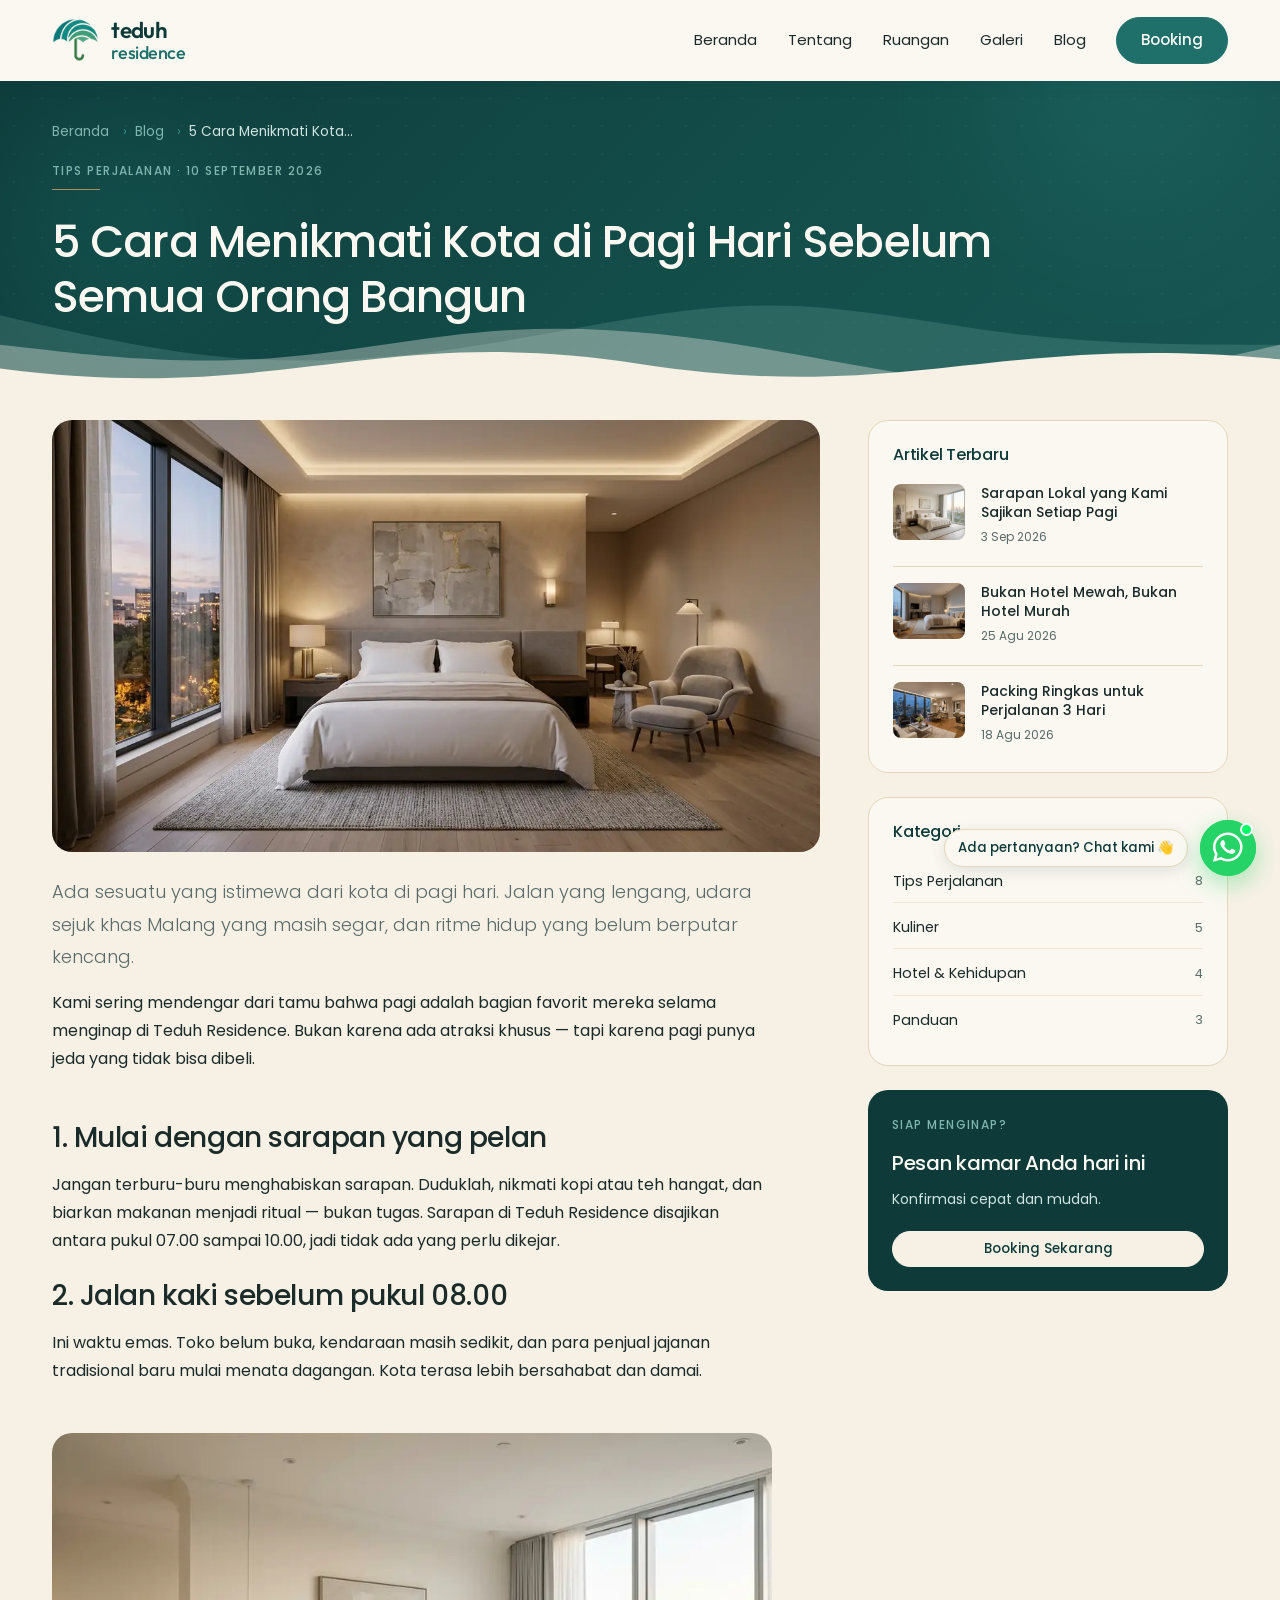
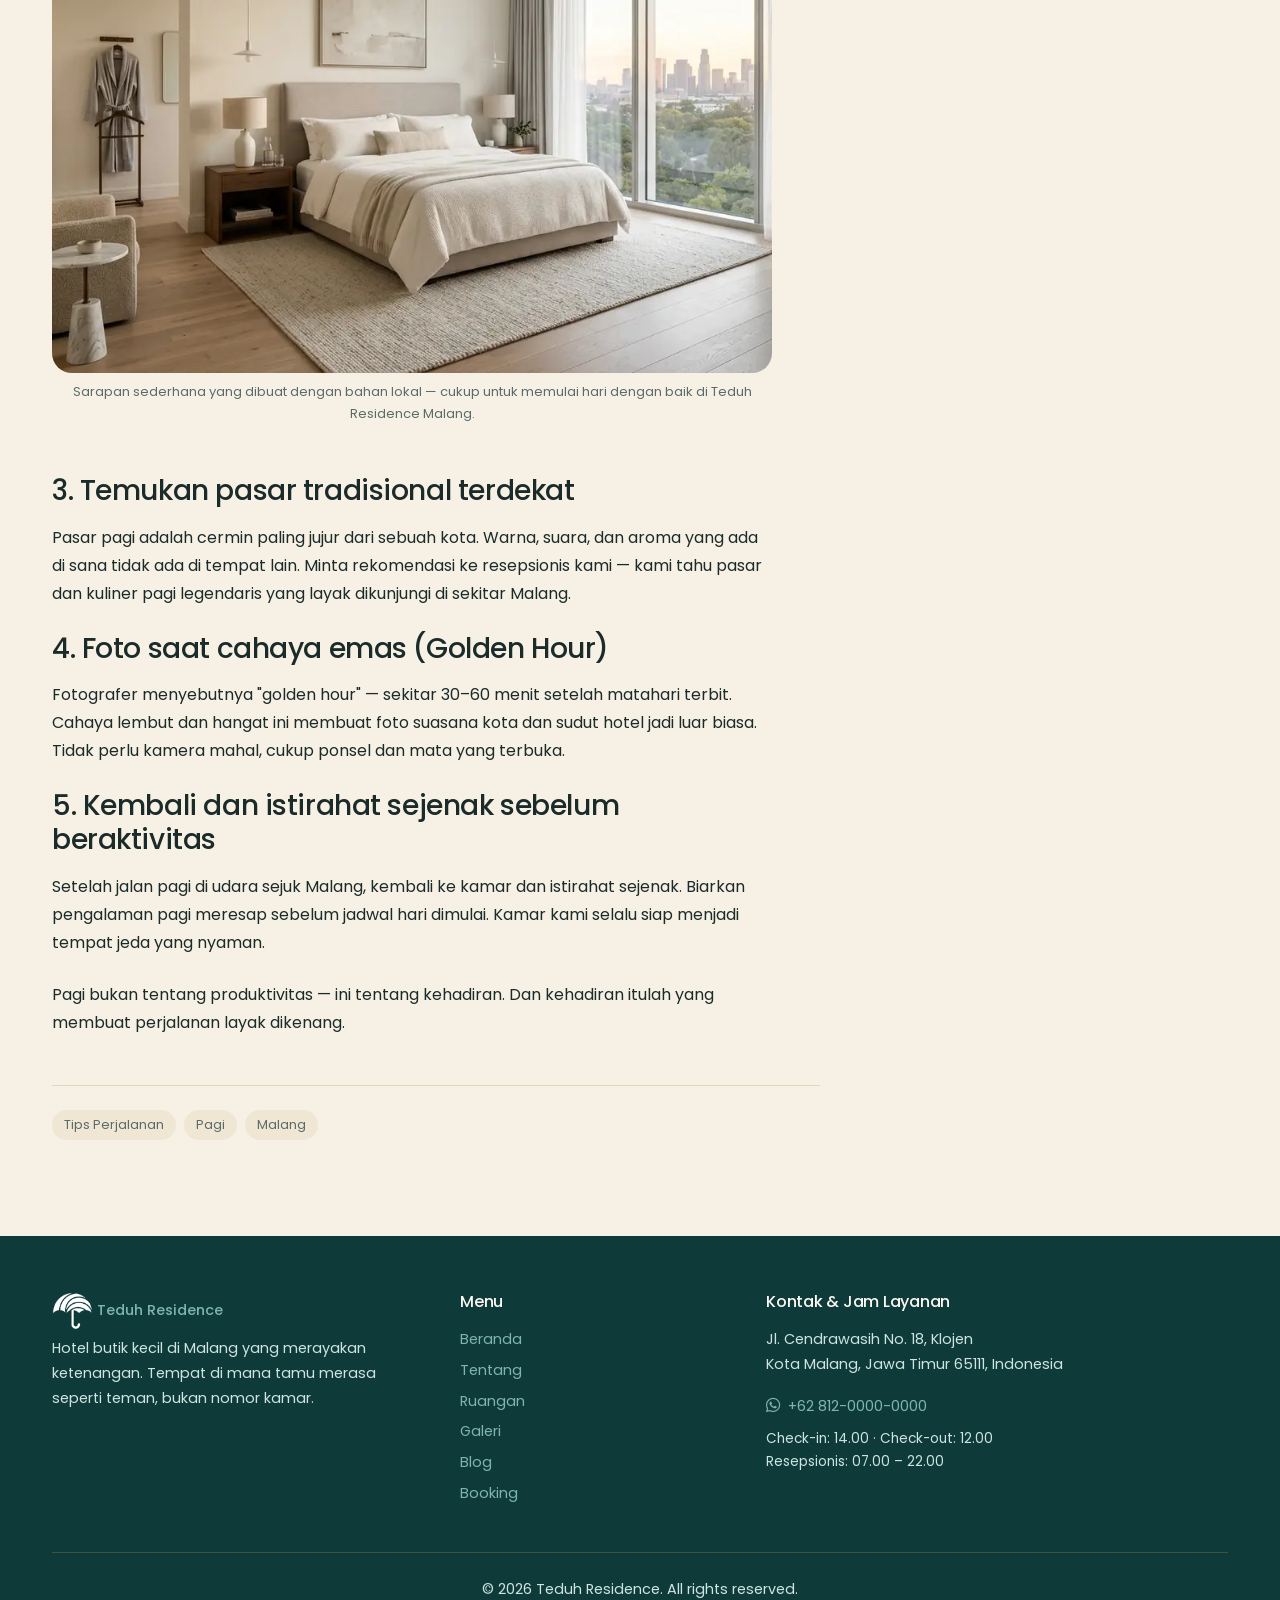
<file: blog-detail.html>
<!DOCTYPE html>
<html lang="id">
<head>
  <meta charset="UTF-8" />
  <meta name="viewport" content="width=device-width, initial-scale=1.0" />
  
  <!-- Primary Meta Tags (SEO / AEO / GEO) -->
  <title>5 Cara Menikmati Kota di Pagi Hari — Blog Teduh Residence</title>
  <meta name="title" content="5 Cara Menikmati Kota di Pagi Hari — Blog Teduh Residence" />
  <meta name="description" content="Sebelum kota ramai, ada jeda yang indah. Panduan dan tips menikmati suasana pagi yang tenang, sejuk, dan segar saat menginap di Teduh Residence Malang." />
  <meta name="keywords" content="tips traveling malang, pagi hari malang, liburan santai malang, hotel butik malang, sarapan lokal malang, teduh residence blog" />
  <meta name="author" content="Teduh Residence Editorial Team" />
  <meta name="robots" content="index, follow, max-snippet:-1, max-image-preview:large, max-video-preview:-1" />
  <link rel="canonical" href="https://teduhresidence.vercel.app/blog-detail" />

  <!-- Geolocation Meta Tags for Local AI & GEO -->
  <meta name="geo.region" content="ID-JI" />
  <meta name="geo.placename" content="Malang, Jawa Timur, Indonesia" />
  <meta name="geo.position" content="-7.9797;112.6304" />
  <meta name="ICBM" content="-7.9797, 112.6304" />

  <!-- OpenGraph / Facebook Meta Tags -->
  <meta property="og:type" content="article" />
  <meta property="og:site_name" content="Teduh Residence" />
  <meta property="og:locale" content="id_ID" />
  <meta property="og:url" content="https://teduhresidence.vercel.app/blog-detail" />
  <meta property="og:title" content="5 Cara Menikmati Kota di Pagi Hari Sebelum Semua Orang Bangun" />
  <meta property="og:description" content="Sebelum kota ramai, ada jeda yang indah. Panduan dan tips menikmati suasana pagi yang tenang saat menginap di Teduh Residence Malang." />
  <meta property="og:image" content="https://images.unsplash.com/photo-1528360983277-13d401cdc186?w=1200&q=85&auto=format&fit=crop" />
  <meta property="og:image:width" content="1200" />
  <meta property="og:image:height" content="675" />
  <meta property="og:image:alt" content="Pemandangan kota di pagi hari yang tenang Teduh Residence Malang" />
  <meta property="article:published_time" content="2026-09-10T07:00:00+07:00" />
  <meta property="article:author" content="Teduh Residence Editorial Team" />
  <meta property="article:section" content="Tips Perjalanan" />
  <meta property="article:tag" content="Tips Perjalanan" />
  <meta property="article:tag" content="Malang" />
  <meta property="article:tag" content="Hotel Butik" />

  <!-- Twitter Card Meta Tags -->
  <meta name="twitter:card" content="summary_large_image" />
  <meta name="twitter:url" content="https://teduhresidence.vercel.app/blog-detail" />
  <meta name="twitter:title" content="5 Cara Menikmati Kota di Pagi Hari Sebelum Semua Orang Bangun" />
  <meta name="twitter:description" content="Sebelum kota ramai, ada jeda yang indah. Panduan dan tips menikmati suasana pagi yang tenang saat menginap di Teduh Residence Malang." />
  <meta name="twitter:image" content="https://images.unsplash.com/photo-1528360983277-13d401cdc186?w=1200&q=85&auto=format&fit=crop" />

  <!-- Favicon -->
  <link rel="icon" type="image/png" href="img/logo/favicon.png" />
  <link rel="apple-touch-icon" href="img/logo/favicon.png" />

  <!-- Preconnect Fonts & CDN -->
  <link rel="preconnect" href="https://fonts.googleapis.com" />
  <link rel="preconnect" href="https://fonts.gstatic.com" crossorigin />
  <link rel="preconnect" href="https://cdn.jsdelivr.net" />

  <!-- Google Fonts (Display Swap, Non-blocking) -->
  <link rel="stylesheet" href="https://fonts.googleapis.com/css2?family=Outfit:wght@400;500;600;700&family=Poppins:wght@300;400;500;600;700&display=swap" media="print" onload="this.media='all'" />
  <noscript><link rel="stylesheet" href="https://fonts.googleapis.com/css2?family=Outfit:wght@400;500;600;700&family=Poppins:wght@300;400;500;600;700&display=swap" /></noscript>

  <!-- Bootstrap & Icons (Non-blocking) -->
  <link rel="stylesheet" href="https://cdn.jsdelivr.net/npm/bootstrap@5.3.3/dist/css/bootstrap.min.css" />
  <link rel="stylesheet" href="https://cdn.jsdelivr.net/npm/bootstrap-icons@1.11.3/font/bootstrap-icons.min.css" media="print" onload="this.media='all'" />
  <noscript><link rel="stylesheet" href="https://cdn.jsdelivr.net/npm/bootstrap-icons@1.11.3/font/bootstrap-icons.min.css" /></noscript>
  <link rel="stylesheet" href="css/custom.css" />

  <!-- JSON-LD Structured Data for AI & Search Engines -->
  <script type="application/ld+json">
  {
    "@context": "https://schema.org",
    "@graph": [
      {
        "@type": "BlogPosting",
        "@id": "https://teduhresidence.vercel.app/blog-detail#article",
        "isPartOf": {
          "@type": "Blog",
          "@id": "https://teduhresidence.vercel.app/blog#blog",
          "name": "Jurnal & Cerita Teduh Residence Malang"
        },
        "headline": "5 Cara Menikmati Kota di Pagi Hari Sebelum Semua Orang Bangun",
        "description": "Sebelum kota ramai, ada jeda yang indah. Begini cara kami menyambut pagi bersama tamu — dari secangkir kopi sampai jalan kaki yang pelan di Kota Malang.",
        "image": "https://images.unsplash.com/photo-1528360983277-13d401cdc186?w=1200&q=85&auto=format&fit=crop",
        "datePublished": "2026-09-10T07:00:00+07:00",
        "dateModified": "2026-09-10T07:00:00+07:00",
        "author": {
          "@type": "Organization",
          "name": "Teduh Residence Editorial Team",
          "url": "https://teduhresidence.vercel.app"
        },
        "publisher": {
          "@type": "Hotel",
          "name": "Teduh Residence",
          "url": "https://teduhresidence.vercel.app",
          "logo": {
            "@type": "ImageObject",
            "url": "https://teduhresidence.vercel.app/img/logo/favicon.png"
          }
        },
        "mainEntityOfPage": {
          "@type": "WebPage",
          "@id": "https://teduhresidence.vercel.app/blog-detail"
        },
        "keywords": ["Tips Perjalanan", "Pagi Hari", "Malang", "Hotel Butik", "Ketenangan", "Sarapan Lokal"]
      },
      {
        "@type": "BreadcrumbList",
        "@id": "https://teduhresidence.vercel.app/blog-detail#breadcrumb",
        "itemListElement": [
          {
            "@type": "ListItem",
            "position": 1,
            "name": "Beranda",
            "item": "https://teduhresidence.vercel.app/"
          },
          {
            "@type": "ListItem",
            "position": 2,
            "name": "Blog",
            "item": "https://teduhresidence.vercel.app/blog"
          },
          {
            "@type": "ListItem",
            "position": 3,
            "name": "5 Cara Menikmati Kota di Pagi Hari",
            "item": "https://teduhresidence.vercel.app/blog-detail"
          }
        ]
      }
    ]
  }
  </script>
</head>
<body>

<!-- NAVBAR -->
<nav class="navbar navbar-expand-lg fixed-top" id="mainNav">
  <div class="container">
    <a class="navbar-brand" href="index.html">
      <img src="img/logo/favicon.png" alt="Teduh Residence Logo" class="brand-logo" width="36" height="36" decoding="async" />
      <div class="brand-text">
        <span class="brand-title">teduh</span>
        <span class="brand-sub">residence</span>
      </div>
    </a>
    <button class="navbar-toggler border-0" type="button" data-bs-toggle="offcanvas" data-bs-target="#mobileMenu"><span class="navbar-toggler-icon"></span></button>
    <div class="collapse navbar-collapse justify-content-end" id="navbarNav">
      <ul class="navbar-nav align-items-center gap-1 me-3">
        <li><a class="nav-link" href="index.html">Beranda</a></li>
        <li><a class="nav-link" href="tentang.html">Tentang</a></li>
        <li><a class="nav-link" href="ruangan.html">Ruangan</a></li>
        <li><a class="nav-link" href="galeri.html">Galeri</a></li>
        <li><a class="nav-link active" href="blog.html">Blog</a></li>
      </ul>
      <a href="booking.html" class="btn btn-primary">Booking</a>
    </div>
  </div>
</nav>
<div class="offcanvas offcanvas-end offcanvas-nav" tabindex="-1" id="mobileMenu">
  <div class="offcanvas-header border-bottom">
    <span class="navbar-brand mb-0">
      <img src="img/logo/favicon.png" alt="Teduh Residence Logo" class="brand-logo" width="36" height="36" decoding="async" />
      <div class="brand-text">
        <span class="brand-title">teduh</span>
        <span class="brand-sub">residence</span>
      </div>
    </span>
    <button type="button" class="btn-close" data-bs-dismiss="offcanvas"></button>
  </div>
  <div class="offcanvas-body d-flex flex-column pt-3"><nav class="d-flex flex-column gap-1 flex-grow-1"><a class="nav-link" href="index.html">Beranda</a><a class="nav-link" href="tentang.html">Tentang</a><a class="nav-link" href="ruangan.html">Ruangan</a><a class="nav-link" href="galeri.html">Galeri</a><a class="nav-link active" href="blog.html">Blog</a></nav><a href="booking.html" class="btn btn-primary w-100 mt-3 mb-4">Booking Sekarang</a></div>
</div>

<!-- PAGE HEADER / BANNER -->
<section class="page-banner page-banner-sm">
  <div class="page-banner-decor">
    <div class="banner-circle banner-circle-1"></div>
    <div class="banner-circle banner-circle-2"></div>
  </div>
  <div class="container position-relative" style="z-index: 2;">
    <nav aria-label="breadcrumb" class="mb-3">
      <ol class="breadcrumb" style="font-size:.85rem;gap:.35rem;--bs-breadcrumb-divider:'›';">
        <li class="breadcrumb-item"><a href="index.html">Beranda</a></li>
        <li class="breadcrumb-item"><a href="blog.html">Blog</a></li>
        <li class="breadcrumb-item active" aria-current="page">5 Cara Menikmati Kota...</li>
      </ol>
    </nav>
    <div class="row">
      <div class="col-lg-10 reveal">
        <span class="eyebrow">Tips Perjalanan · 10 September 2026</span>
        <div class="brass-line"></div>
        <h1 style="font-size:clamp(1.75rem,3.8vw,2.75rem);line-height:1.25;">5 Cara Menikmati Kota di Pagi Hari Sebelum Semua Orang Bangun</h1>
      </div>
    </div>
  </div>
  <div class="page-banner-wave">
    <svg viewBox="0 0 1440 120" fill="none" xmlns="http://www.w3.org/2000/svg" preserveAspectRatio="none">
      <path d="M0,32L48,42.7C96,53,192,75,288,80C384,85,480,75,576,58.7C672,43,768,21,864,21.3C960,21,1056,43,1152,53.3C1248,64,1344,64,1392,64L1440,64L1440,120L1392,120C1344,120,1248,120,1152,120C1056,120,960,120,864,120C768,120,672,120,576,120C480,120,384,120,288,120C192,120,96,120,48,120L0,120Z" fill="rgba(127, 181, 174, 0.22)"></path>
      <path d="M0,64L48,69.3C96,75,192,85,288,80C384,75,480,53,576,48C672,43,768,53,864,69.3C960,85,1056,107,1152,106.7C1248,107,1344,85,1392,74.7L1440,64L1440,120L1392,120C1344,120,1248,120,1152,120C1056,120,960,120,864,120C768,120,672,120,576,120C480,120,384,120,288,120C192,120,96,120,48,120L0,120Z" fill="rgba(247, 241, 229, 0.35)"></path>
      <path d="M0,90C320,130,420,40,720,85C1020,130,1120,50,1440,80L1440,120L0,120Z" fill="var(--cream-100)"></path>
    </svg>
  </div>
</section>

<!-- KONTEN ARTIKEL + SIDEBAR -->
<section class="section" style="padding-top:1.5rem;">
  <div class="container">
    <div class="row g-5">

      <!-- ARTIKEL UTAMA -->
      <div class="col-lg-8">
        <article>

          <!-- Foto utama (16:9) -->
          <div class="img-rounded mb-4 reveal" style="aspect-ratio:16/9;overflow:hidden;">
            <img
              src="img/kamar-premium.webp"
              alt="Pemandangan kota di pagi hari yang tenang"
              style="width:100%;height:100%;object-fit:cover;"
              loading="eager"
              fetchpriority="high"
              width="900"
              height="506"
              decoding="async"
            />
          </div>

          <!-- Isi artikel -->
          <div style="max-width:720px;" class="reveal">

            <p class="lead">
              Ada sesuatu yang istimewa dari kota di pagi hari. Jalan yang lengang, udara sejuk khas Malang yang masih segar, dan ritme hidup yang belum berputar kencang.
            </p>

            <p>
              Kami sering mendengar dari tamu bahwa pagi adalah bagian favorit mereka selama menginap di Teduh Residence. Bukan karena ada atraksi khusus — tapi karena pagi punya jeda yang tidak bisa dibeli.
            </p>

            <h2 class="h3 mt-5 mb-3">1. Mulai dengan sarapan yang pelan</h2>
            <p>
              Jangan terburu-buru menghabiskan sarapan. Duduklah, nikmati kopi atau teh hangat, dan biarkan makanan menjadi ritual — bukan tugas. Sarapan di Teduh Residence disajikan antara pukul 07.00 sampai 10.00, jadi tidak ada yang perlu dikejar.
            </p>

            <h2 class="h3 mt-4 mb-3">2. Jalan kaki sebelum pukul 08.00</h2>
            <p>
              Ini waktu emas. Toko belum buka, kendaraan masih sedikit, dan para penjual jajanan tradisional baru mulai menata dagangan. Kota terasa lebih bersahabat dan damai.
            </p>

            <!-- Foto sisipan -->
            <figure class="my-5 reveal">
              <div class="img-rounded overflow-hidden" style="aspect-ratio:4/3;">
                <img
                  src="img/Master_bedroom_with_bed_20260924102120.webp"
                  alt="Sarapan lokal yang hangat di atas meja kayu Teduh Residence"
                  style="width:100%;height:100%;object-fit:cover;"
                  loading="lazy"
                  width="800"
                  height="600"
                  decoding="async"
                />
              </div>
              <figcaption class="text-ink-muted mt-2" style="font-size:.8125rem;text-align:center;">
                Sarapan sederhana yang dibuat dengan bahan lokal — cukup untuk memulai hari dengan baik di Teduh Residence Malang.
              </figcaption>
            </figure>

            <h2 class="h3 mt-4 mb-3">3. Temukan pasar tradisional terdekat</h2>
            <p>
              Pasar pagi adalah cermin paling jujur dari sebuah kota. Warna, suara, dan aroma yang ada di sana tidak ada di tempat lain. Minta rekomendasi ke resepsionis kami — kami tahu pasar dan kuliner pagi legendaris yang layak dikunjungi di sekitar Malang.
            </p>

            <h2 class="h3 mt-4 mb-3">4. Foto saat cahaya emas (Golden Hour)</h2>
            <p>
              Fotografer menyebutnya "golden hour" — sekitar 30–60 menit setelah matahari terbit. Cahaya lembut dan hangat ini membuat foto suasana kota dan sudut hotel jadi luar biasa. Tidak perlu kamera mahal, cukup ponsel dan mata yang terbuka.
            </p>

            <h2 class="h3 mt-4 mb-3">5. Kembali dan istirahat sejenak sebelum beraktivitas</h2>
            <p>
              Setelah jalan pagi di udara sejuk Malang, kembali ke kamar dan istirahat sejenak. Biarkan pengalaman pagi meresap sebelum jadwal hari dimulai. Kamar kami selalu siap menjadi tempat jeda yang nyaman.
            </p>

            <p class="mt-4">
              Pagi bukan tentang produktivitas — ini tentang kehadiran. Dan kehadiran itulah yang membuat perjalanan layak dikenang.
            </p>

          </div><!-- /article content -->

          <!-- Tag -->
          <div class="d-flex gap-2 flex-wrap mt-5 pt-4" style="border-top:1px solid var(--cream-300);">
            <span style="background:var(--cream-200);color:var(--ink-muted);font-size:.8rem;padding:.25rem .75rem;border-radius:var(--radius-pill);">Tips Perjalanan</span>
            <span style="background:var(--cream-200);color:var(--ink-muted);font-size:.8rem;padding:.25rem .75rem;border-radius:var(--radius-pill);">Pagi</span>
            <span style="background:var(--cream-200);color:var(--ink-muted);font-size:.8rem;padding:.25rem .75rem;border-radius:var(--radius-pill);">Malang</span>
          </div>

        </article>
      </div><!-- /col artikel -->

      <!-- SIDEBAR -->
      <div class="col-lg-4">
        <div style="position:sticky;top:6rem;">

          <!-- Artikel terbaru -->
          <div class="card mb-4" style="padding:1.5rem;">
            <h5 style="font-size:1rem;margin-bottom:1.25rem;color:var(--teal-900);">Artikel Terbaru</h5>

            <div class="d-flex gap-3 mb-3 pb-3" style="border-bottom:1px solid var(--cream-300);">
              <div style="width:72px;height:56px;flex-shrink:0;overflow:hidden;border-radius:var(--radius-sm);">
                <img src="img/Master_bedroom_with_bed_20260924102120.webp" alt="Sarapan lokal" style="width:100%;height:100%;object-fit:cover;" loading="lazy" width="72" height="56" decoding="async" />
              </div>
              <div>
                <a href="blog-detail.html" class="d-block" style="font-size:.875rem;font-weight:500;color:var(--ink);line-height:1.35;">Sarapan Lokal yang Kami Sajikan Setiap Pagi</a>
                <span style="font-size:.75rem;color:var(--ink-muted);">3 Sep 2026</span>
              </div>
            </div>

            <div class="d-flex gap-3 mb-3 pb-3" style="border-bottom:1px solid var(--cream-300);">
              <div style="width:72px;height:56px;flex-shrink:0;overflow:hidden;border-radius:var(--radius-sm);">
                <img src="img/kamar-standart.webp" alt="Memilih hotel" style="width:100%;height:100%;object-fit:cover;" loading="lazy" width="72" height="56" decoding="async" />
              </div>
              <div>
                <a href="blog-detail.html" class="d-block" style="font-size:.875rem;font-weight:500;color:var(--ink);line-height:1.35;">Bukan Hotel Mewah, Bukan Hotel Murah</a>
                <span style="font-size:.75rem;color:var(--ink-muted);">25 Agu 2026</span>
              </div>
            </div>

            <div class="d-flex gap-3">
              <div style="width:72px;height:56px;flex-shrink:0;overflow:hidden;border-radius:var(--radius-sm);">
                <img src="img/Luxury_hotel_suite_with_skyline_20260924102002.webp" alt="Tips packing" style="width:100%;height:100%;object-fit:cover;" loading="lazy" width="72" height="56" decoding="async" />
              </div>
              <div>
                <a href="blog-detail.html" class="d-block" style="font-size:.875rem;font-weight:500;color:var(--ink);line-height:1.35;">Packing Ringkas untuk Perjalanan 3 Hari</a>
                <span style="font-size:.75rem;color:var(--ink-muted);">18 Agu 2026</span>
              </div>
            </div>
          </div>

          <!-- Kategori -->
          <div class="card mb-4" style="padding:1.5rem;">
            <h5 style="font-size:1rem;margin-bottom:1.25rem;">Kategori</h5>
            <div class="d-flex flex-column gap-1">
              <a href="blog.html" class="d-flex justify-content-between align-items-center py-2" style="border-bottom:1px solid var(--cream-200);font-size:.9rem;color:var(--ink);">
                Tips Perjalanan <span style="font-size:.8rem;color:var(--ink-muted);">8</span>
              </a>
              <a href="blog.html" class="d-flex justify-content-between align-items-center py-2" style="border-bottom:1px solid var(--cream-200);font-size:.9rem;color:var(--ink);">
                Kuliner <span style="font-size:.8rem;color:var(--ink-muted);">5</span>
              </a>
              <a href="blog.html" class="d-flex justify-content-between align-items-center py-2" style="border-bottom:1px solid var(--cream-200);font-size:.9rem;color:var(--ink);">
                Hotel &amp; Kehidupan <span style="font-size:.8rem;color:var(--ink-muted);">4</span>
              </a>
              <a href="blog.html" class="d-flex justify-content-between align-items-center py-2" style="font-size:.9rem;color:var(--ink);">
                Panduan <span style="font-size:.8rem;color:var(--ink-muted);">3</span>
              </a>
            </div>
          </div>

          <!-- CTA booking mini -->
          <div class="card" style="background:var(--teal-900);border:none;padding:1.5rem;">
            <span class="eyebrow" style="color:var(--teal-300);">Siap menginap?</span>
            <h5 style="color:var(--cream-50);margin:0.5rem 0 0.75rem;">Pesan kamar Anda hari ini</h5>
            <p style="color:var(--teal-100);font-size:.875rem;margin-bottom:1.25rem;">Konfirmasi cepat dan mudah.</p>
            <a href="booking.html" class="btn btn-cream btn-sm">Booking Sekarang</a>
          </div>

        </div>
      </div><!-- /sidebar -->

    </div><!-- /row -->
  </div>
</section>

<footer class="site-footer">
  <div class="container">
    <div class="row g-5">
      <div class="col-lg-4">
        <a href="index.html" class="footer-brand">
          <img src="img/logo/favicon.png" alt="Teduh Residence Logo" class="footer-brand-logo" width="32" height="32" decoding="async" />
          <span>Teduh Residence</span>
        </a>
        <p>Hotel butik kecil di Malang yang merayakan ketenangan. Tempat di mana tamu merasa seperti teman, bukan nomor kamar.</p>
      </div>
      <div class="col-sm-6 col-lg-3"><h5>Menu</h5><div class="d-flex flex-column"><a href="index.html">Beranda</a><a href="tentang.html">Tentang</a><a href="ruangan.html">Ruangan</a><a href="galeri.html">Galeri</a><a href="blog.html">Blog</a><a href="booking.html">Booking</a></div></div>
      <div class="col-sm-6 col-lg-4"><h5>Kontak & Jam Layanan</h5><address style="font-style:normal;" class="mb-3">Jl. Cendrawasih No. 18, Klojen<br>Kota Malang, Jawa Timur 65111, Indonesia</address><a href="https://wa.me/6281200000000" target="_blank" class="d-flex align-items-center gap-2 mb-2"><i class="bi bi-whatsapp"></i> +62 812-0000-0000</a><p class="mb-0" style="font-size:.85rem;color:var(--teal-100);">Check-in: 14.00 · Check-out: 12.00<br>Resepsionis: 07.00 – 22.00</p></div>
    </div>
    <hr class="footer-divider" /><p class="footer-copyright text-center">&copy; 2026 Teduh Residence. All rights reserved.</p>
  </div>
</footer>

<script src="https://cdn.jsdelivr.net/npm/bootstrap@5.3.3/dist/js/bootstrap.bundle.min.js" defer></script>
<script src="js/main.js" defer></script>
</body>
</html>
</file>
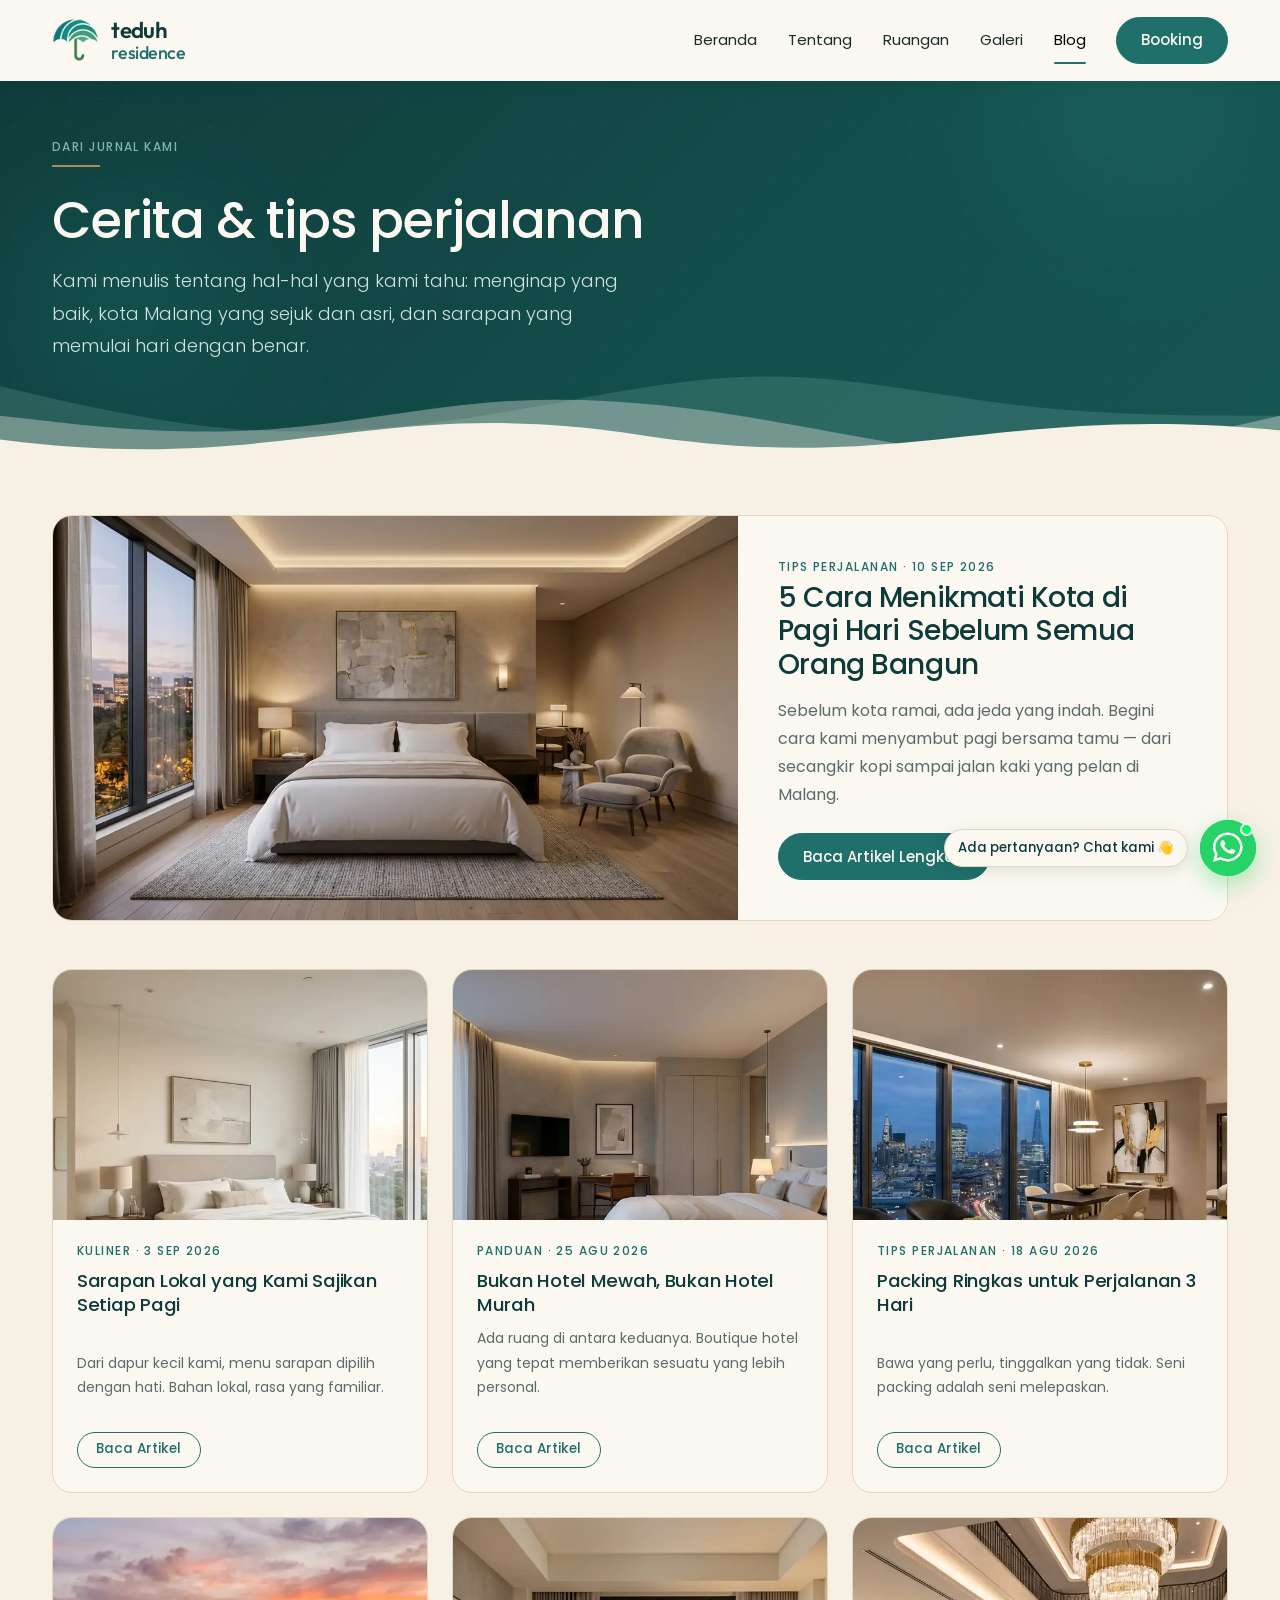
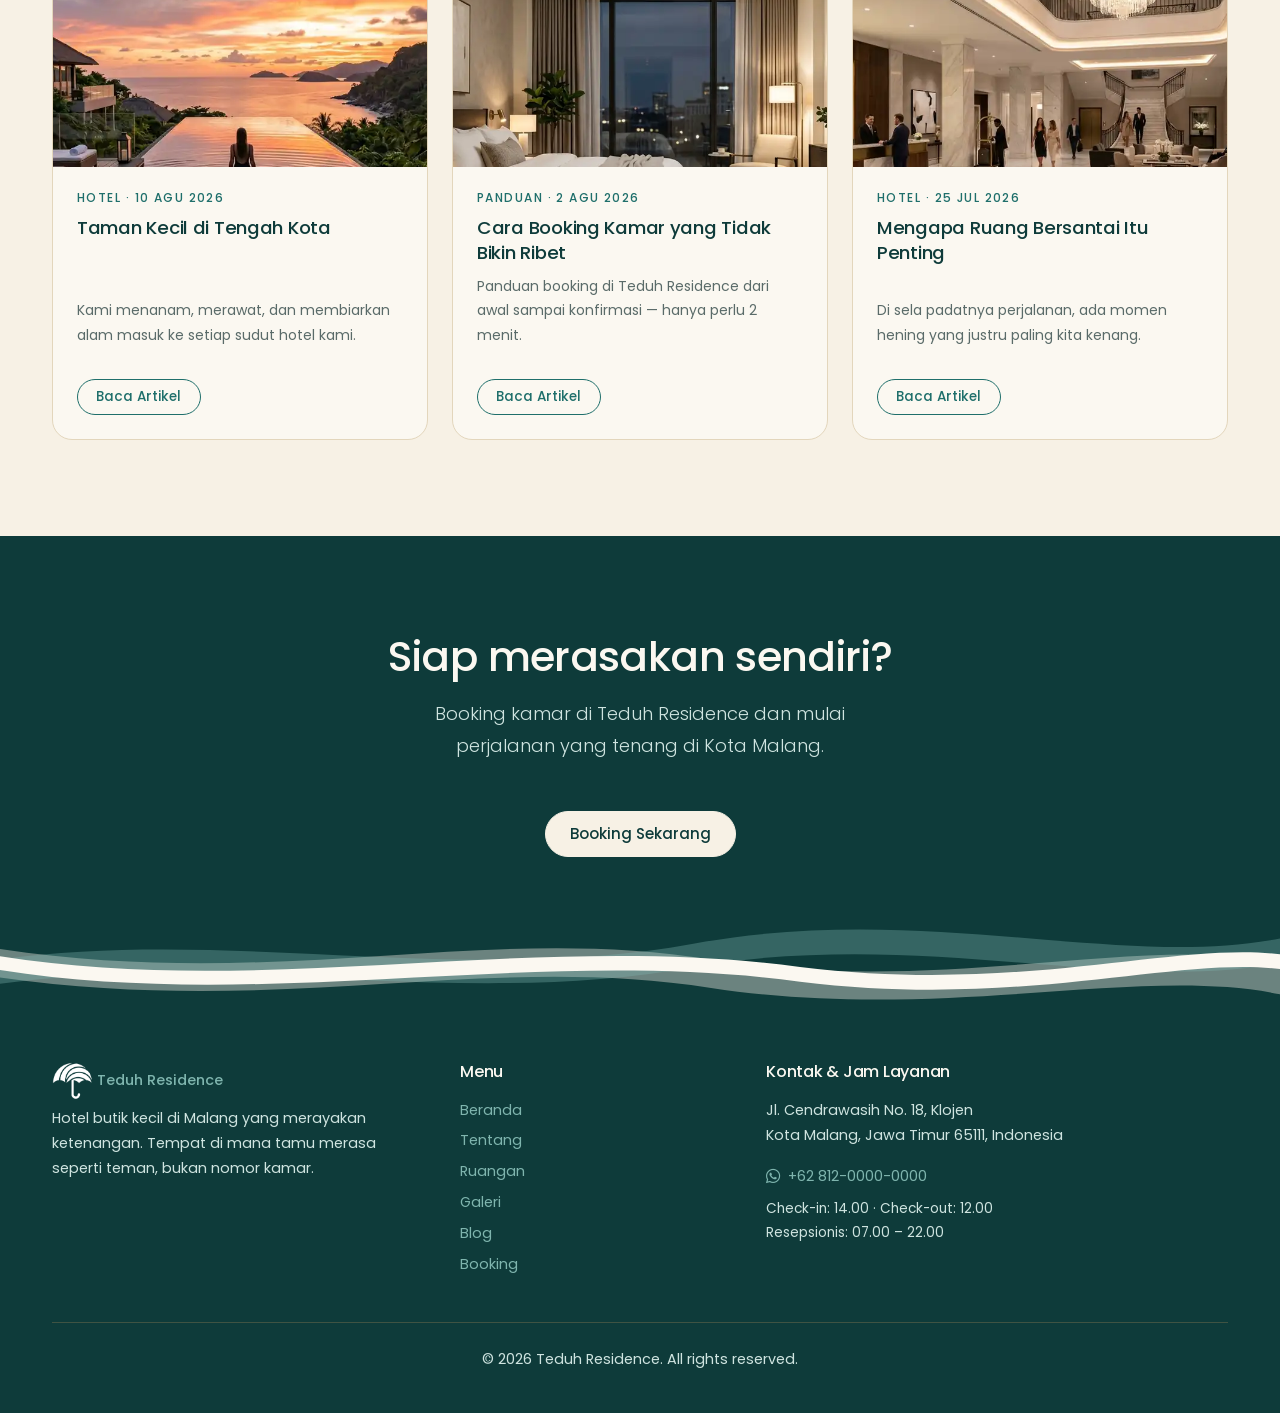
<file: blog.html>
<!DOCTYPE html>
<html lang="id">
<head>
  <meta charset="UTF-8" />
  <meta name="viewport" content="width=device-width, initial-scale=1.0" />
  
  <!-- Primary SEO Meta Tags -->
  <title>Jurnal &amp; Blog — Teduh Residence Malang</title>
  <meta name="title" content="Jurnal &amp; Blog — Teduh Residence Malang" />
  <meta name="description" content="Kumpulan cerita inspiratif, tips perjalanan, rekomendasi kuliner lokal, dan panduan menginap tenang di Kota Malang dari tim Teduh Residence." />
  <meta name="keywords" content="blog teduh residence, tips liburan malang, panduan wisata malang, kuliner lokal malang, rekomendasi hotel butik malang, liburan bromo batu malang" />
  <meta name="robots" content="index, follow, max-image-preview:large, max-snippet:-1, max-video-preview:-1" />
  <meta name="author" content="Teduh Residence" />
  <meta name="publisher" content="Teduh Residence" />
  <meta name="theme-color" content="#1F6F6B" />
  <meta name="format-detection" content="telephone=no" />
  
  <!-- Canonical URL (Clean URLs) -->
  <link rel="canonical" href="https://teduhresidence.vercel.app/blog" />
  
  <!-- Geolocation Meta Tags (Local SEO & GEO Malang) -->
  <meta name="geo.region" content="ID-JI" />
  <meta name="geo.placename" content="Malang, Jawa Timur, Indonesia" />
  <meta name="geo.position" content="-7.9797;112.6304" />
  <meta name="ICBM" content="-7.9797, 112.6304" />

  <!-- Open Graph / Facebook -->
  <meta property="og:type" content="website" />
  <meta property="og:url" content="https://teduhresidence.vercel.app/blog" />
  <meta property="og:title" content="Jurnal &amp; Blog — Teduh Residence Malang" />
  <meta property="og:description" content="Tips perjalanan, cerita hotel, dan panduan wisata Malang & Jawa Timur dari Teduh Residence." />
  <meta property="og:image" content="https://images.unsplash.com/photo-1528360983277-13d401cdc186?w=1200&q=80&auto=format&fit=crop" />
  <meta property="og:image:width" content="1200" />
  <meta property="og:image:height" content="630" />
  <meta property="og:image:alt" content="Blog Teduh Residence Malang" />
  <meta property="og:site_name" content="Teduh Residence" />
  <meta property="og:locale" content="id_ID" />

  <!-- Twitter / X Card -->
  <meta name="twitter:card" content="summary_large_image" />
  <meta name="twitter:url" content="https://teduhresidence.vercel.app/blog" />
  <meta name="twitter:title" content="Jurnal &amp; Blog — Teduh Residence Malang" />
  <meta name="twitter:description" content="Tips perjalanan, cerita hotel, dan panduan wisata dari Teduh Residence Malang." />
  <meta name="twitter:image" content="https://images.unsplash.com/photo-1528360983277-13d401cdc186?w=1200&q=80&auto=format&fit=crop" />
  <meta name="twitter:image:alt" content="Blog Teduh Residence Malang" />

  <!-- Favicon -->
  <link rel="icon" type="image/png" href="img/logo/favicon.png" />
  
  <!-- Preconnect Fonts & CDN -->
  <link rel="preconnect" href="https://fonts.googleapis.com" />
  <link rel="preconnect" href="https://fonts.gstatic.com" crossorigin />
  <link rel="preconnect" href="https://cdn.jsdelivr.net" />

  <!-- Google Fonts (Display Swap, Non-blocking) -->
  <link rel="stylesheet" href="https://fonts.googleapis.com/css2?family=Outfit:wght@400;500;600;700&family=Poppins:wght@300;400;500;600;700&display=swap" media="print" onload="this.media='all'" />
  <noscript><link rel="stylesheet" href="https://fonts.googleapis.com/css2?family=Outfit:wght@400;500;600;700&family=Poppins:wght@300;400;500;600;700&display=swap" /></noscript>

  <!-- Bootstrap -->
  <link rel="stylesheet" href="https://cdn.jsdelivr.net/npm/bootstrap@5.3.3/dist/css/bootstrap.min.css" />
  <!-- Bootstrap Icons (Non-blocking) -->
  <link rel="stylesheet" href="https://cdn.jsdelivr.net/npm/bootstrap-icons@1.11.3/font/bootstrap-icons.min.css" media="print" onload="this.media='all'" />
  <noscript><link rel="stylesheet" href="https://cdn.jsdelivr.net/npm/bootstrap-icons@1.11.3/font/bootstrap-icons.min.css" /></noscript>
  <!-- Custom -->
  <link rel="stylesheet" href="css/custom.css" />

  <!-- ============================================================
       JSON-LD STRUCTURED DATA (SEO, AEO, & GEO Optimization)
       Schema: Blog & BreadcrumbList
       ============================================================ -->
  <script type="application/ld+json">
  {
    "@context": "https://schema.org",
    "@graph": [
      {
        "@type": "Blog",
        "@id": "https://teduhresidence.vercel.app/blog#blog",
        "url": "https://teduhresidence.vercel.app/blog",
        "name": "Jurnal & Blog Teduh Residence Malang",
        "description": "Tips perjalanan, cerita hotel, dan panduan wisata Kota Malang dari Teduh Residence.",
        "publisher": {
          "@type": "Hotel",
          "@id": "https://teduhresidence.vercel.app/#hotel",
          "name": "Teduh Residence"
        }
      },
      {
        "@type": "BreadcrumbList",
        "@id": "https://teduhresidence.vercel.app/blog#breadcrumb",
        "itemListElement": [
          {
            "@type": "ListItem",
            "position": 1,
            "name": "Beranda",
            "item": "https://teduhresidence.vercel.app/"
          },
          {
            "@type": "ListItem",
            "position": 2,
            "name": "Blog",
            "item": "https://teduhresidence.vercel.app/blog"
          }
        ]
      }
    ]
  }
  </script>
</head>
<body>

<!-- NAVBAR -->
<nav class="navbar navbar-expand-lg fixed-top" id="mainNav">
  <div class="container">
    <a class="navbar-brand" href="index.html">
      <img src="img/logo/favicon.png" alt="Teduh Residence Logo" class="brand-logo" width="36" height="36" decoding="async" />
      <div class="brand-text">
        <span class="brand-title">teduh</span>
        <span class="brand-sub">residence</span>
      </div>
    </a>
    <button class="navbar-toggler border-0" type="button" data-bs-toggle="offcanvas" data-bs-target="#mobileMenu"><span class="navbar-toggler-icon"></span></button>
    <div class="collapse navbar-collapse justify-content-end" id="navbarNav">
      <ul class="navbar-nav align-items-center gap-1 me-3">
        <li><a class="nav-link" href="index.html">Beranda</a></li>
        <li><a class="nav-link" href="tentang.html">Tentang</a></li>
        <li><a class="nav-link" href="ruangan.html">Ruangan</a></li>
        <li><a class="nav-link" href="galeri.html">Galeri</a></li>
        <li><a class="nav-link active" href="blog.html">Blog</a></li>
      </ul>
      <a href="booking.html" class="btn btn-primary">Booking</a>
    </div>
  </div>
</nav>
<div class="offcanvas offcanvas-end offcanvas-nav" tabindex="-1" id="mobileMenu">
  <div class="offcanvas-header border-bottom">
    <span class="navbar-brand mb-0">
      <img src="img/logo/favicon.png" alt="Teduh Residence Logo" class="brand-logo" width="36" height="36" decoding="async" />
      <div class="brand-text">
        <span class="brand-title">teduh</span>
        <span class="brand-sub">residence</span>
      </div>
    </span>
    <button type="button" class="btn-close" data-bs-dismiss="offcanvas"></button>
  </div>
  <div class="offcanvas-body d-flex flex-column pt-3"><nav class="d-flex flex-column gap-1 flex-grow-1"><a class="nav-link" href="index.html">Beranda</a><a class="nav-link" href="tentang.html">Tentang</a><a class="nav-link" href="ruangan.html">Ruangan</a><a class="nav-link" href="galeri.html">Galeri</a><a class="nav-link active" href="blog.html">Blog</a></nav><a href="booking.html" class="btn btn-primary w-100 mt-3 mb-4">Booking Sekarang</a></div>
</div>

<!-- PAGE HEADER / BANNER -->
<section class="page-banner">
  <div class="page-banner-decor">
    <div class="banner-circle banner-circle-1"></div>
    <div class="banner-circle banner-circle-2"></div>
  </div>
  <div class="container position-relative" style="z-index: 2;">
    <div class="reveal">
      <span class="eyebrow">Dari jurnal kami</span>
      <div class="brass-line"></div>
      <h1 style="font-size:clamp(2rem,4.5vw,3.2rem);">Cerita &amp; tips perjalanan</h1>
      <p class="lead mt-3" style="max-width:580px;">Kami menulis tentang hal-hal yang kami tahu: menginap yang baik, kota Malang yang sejuk dan asri, dan sarapan yang memulai hari dengan benar.</p>
    </div>
  </div>
  <div class="page-banner-wave">
    <svg viewBox="0 0 1440 120" fill="none" xmlns="http://www.w3.org/2000/svg" preserveAspectRatio="none">
      <path d="M0,32L48,42.7C96,53,192,75,288,80C384,85,480,75,576,58.7C672,43,768,21,864,21.3C960,21,1056,43,1152,53.3C1248,64,1344,64,1392,64L1440,64L1440,120L1392,120C1344,120,1248,120,1152,120C1056,120,960,120,864,120C768,120,672,120,576,120C480,120,384,120,288,120C192,120,96,120,48,120L0,120Z" fill="rgba(127, 181, 174, 0.22)"></path>
      <path d="M0,64L48,69.3C96,75,192,85,288,80C384,75,480,53,576,48C672,43,768,53,864,69.3C960,85,1056,107,1152,106.7C1248,107,1344,85,1392,74.7L1440,64L1440,120L1392,120C1344,120,1248,120,1152,120C1056,120,960,120,864,120C768,120,672,120,576,120C480,120,384,120,288,120C192,120,96,120,48,120L0,120Z" fill="rgba(247, 241, 229, 0.35)"></path>
      <path d="M0,90C320,130,420,40,720,85C1020,130,1120,50,1440,80L1440,120L0,120Z" fill="var(--cream-100)"></path>
    </svg>
  </div>
</section>

<section class="section" style="padding-top:3rem;">
  <div class="container">

    <!-- ARTIKEL UTAMA (besar) -->
    <div class="blog-featured-card mb-5 reveal">
      <div class="row g-0 align-items-stretch">
        <div class="col-lg-7">
          <div class="card-img-wrapper" style="height:100%;min-height:340px;">
            <img src="img/kamar-premium.webp" alt="Menikmati kota di pagi hari" style="width:100%;height:100%;object-fit:cover;" loading="lazy" width="800" height="500" decoding="async" />
          </div>
        </div>
        <div class="col-lg-5 d-flex align-items-center" style="background:var(--cream-50);padding:2.5rem;">
          <div>
            <span class="eyebrow mb-1">Tips Perjalanan · 10 Sep 2026</span>
            <h2 class="mb-3" style="font-size:1.75rem;">5 Cara Menikmati Kota di Pagi Hari Sebelum Semua Orang Bangun</h2>
            <p class="text-ink-muted mb-4">Sebelum kota ramai, ada jeda yang indah. Begini cara kami menyambut pagi bersama tamu — dari secangkir kopi sampai jalan kaki yang pelan di Malang.</p>
            <a href="blog-detail.html" class="btn btn-primary">Baca Artikel Lengkap</a>
          </div>
        </div>
      </div>
    </div>

    <!-- GRID ARTIKEL LAINNYA -->
    <div class="row g-4">

      <div class="col-md-4 reveal">
        <div class="card h-100">
          <div class="card-img-wrapper ratio-3x2">
            <img src="img/Master_bedroom_with_bed_20260924102120.webp" alt="Sarapan lokal" loading="lazy" width="600" height="400" decoding="async" />
          </div>
          <div class="card-body d-flex flex-column">
            <span class="eyebrow mb-2">Kuliner · 3 Sep 2026</span>
            <h4 class="mb-2 flex-grow-1">Sarapan Lokal yang Kami Sajikan Setiap Pagi</h4>
            <p class="text-ink-muted mb-3" style="font-size:.875rem;">Dari dapur kecil kami, menu sarapan dipilih dengan hati. Bahan lokal, rasa yang familiar.</p>
            <a href="blog-detail.html" class="btn btn-outline-primary btn-sm mt-3 align-self-start">Baca Artikel</a>
          </div>
        </div>
      </div>

      <div class="col-md-4 reveal">
        <div class="card h-100">
          <div class="card-img-wrapper ratio-3x2">
            <img src="img/kamar-standart.webp" alt="Memilih hotel" loading="lazy" width="600" height="400" decoding="async" />
          </div>
          <div class="card-body d-flex flex-column">
            <span class="eyebrow mb-2">Panduan · 25 Agu 2026</span>
            <h4 class="mb-2 flex-grow-1">Bukan Hotel Mewah, Bukan Hotel Murah</h4>
            <p class="text-ink-muted mb-3" style="font-size:.875rem;">Ada ruang di antara keduanya. Boutique hotel yang tepat memberikan sesuatu yang lebih personal.</p>
            <a href="blog-detail.html" class="btn btn-outline-primary btn-sm mt-3 align-self-start">Baca Artikel</a>
          </div>
        </div>
      </div>

      <div class="col-md-4 reveal">
        <div class="card h-100">
          <div class="card-img-wrapper ratio-3x2">
            <img src="img/Luxury_hotel_suite_with_skyline_20260924102002.webp" alt="Tips packing" loading="lazy" width="600" height="400" decoding="async" />
          </div>
          <div class="card-body d-flex flex-column">
            <span class="eyebrow mb-2">Tips Perjalanan · 18 Agu 2026</span>
            <h4 class="mb-2 flex-grow-1">Packing Ringkas untuk Perjalanan 3 Hari</h4>
            <p class="text-ink-muted mb-3" style="font-size:.875rem;">Bawa yang perlu, tinggalkan yang tidak. Seni packing adalah seni melepaskan.</p>
            <a href="blog-detail.html" class="btn btn-outline-primary btn-sm mt-3 align-self-start">Baca Artikel</a>
          </div>
        </div>
      </div>

      <div class="col-md-4 reveal">
        <div class="card h-100">
          <div class="card-img-wrapper ratio-3x2">
            <img src="img/kolam-renang.webp" alt="Taman hotel" loading="lazy" width="600" height="400" decoding="async" />
          </div>
          <div class="card-body d-flex flex-column">
            <span class="eyebrow mb-2">Hotel · 10 Agu 2026</span>
            <h4 class="mb-2 flex-grow-1">Taman Kecil di Tengah Kota</h4>
            <p class="text-ink-muted mb-3" style="font-size:.875rem;">Kami menanam, merawat, dan membiarkan alam masuk ke setiap sudut hotel kami.</p>
            <a href="blog-detail.html" class="btn btn-outline-primary btn-sm mt-3 align-self-start">Baca Artikel</a>
          </div>
        </div>
      </div>

      <div class="col-md-4 reveal">
        <div class="card h-100">
          <div class="card-img-wrapper ratio-3x2">
            <img src="img/kamar-minimalis.webp" alt="Check in cepat" loading="lazy" width="600" height="400" decoding="async" />
          </div>
          <div class="card-body d-flex flex-column">
            <span class="eyebrow mb-2">Panduan · 2 Agu 2026</span>
            <h4 class="mb-2 flex-grow-1">Cara Booking Kamar yang Tidak Bikin Ribet</h4>
            <p class="text-ink-muted mb-3" style="font-size:.875rem;">Panduan booking di Teduh Residence dari awal sampai konfirmasi — hanya perlu 2 menit.</p>
            <a href="blog-detail.html" class="btn btn-outline-primary btn-sm mt-3 align-self-start">Baca Artikel</a>
          </div>
        </div>
      </div>

      <div class="col-md-4 reveal">
        <div class="card h-100">
          <div class="card-img-wrapper ratio-3x2">
            <img src="img/lobby.webp" alt="Ruang bersantai" loading="lazy" width="600" height="400" decoding="async" />
          </div>
          <div class="card-body d-flex flex-column">
            <span class="eyebrow mb-2">Hotel · 25 Jul 2026</span>
            <h4 class="mb-2 flex-grow-1">Mengapa Ruang Bersantai Itu Penting</h4>
            <p class="text-ink-muted mb-3" style="font-size:.875rem;">Di sela padatnya perjalanan, ada momen hening yang justru paling kita kenang.</p>
            <a href="blog-detail.html" class="btn btn-outline-primary btn-sm mt-3 align-self-start">Baca Artikel</a>
          </div>
        </div>
      </div>

    </div><!-- /row -->
  </div>
</section>

<section class="section section-dark text-center" style="padding-bottom:3.5rem;">
  <div class="container reveal">
    <h2 class="mb-3">Siap merasakan sendiri?</h2>
    <p class="lead mb-5" style="max-width:480px;margin-inline:auto;">Booking kamar di Teduh Residence dan mulai perjalanan yang tenang di Kota Malang.</p>
    <a href="booking.html" class="btn btn-cream btn-lg">Booking Sekarang</a>
  </div>
</section>

<!-- GELOMBANG CREAM-PUTIH PEMISAH CTA & FOOTER -->
<div class="cta-footer-wave">
  <svg viewBox="0 0 1440 90" fill="none" xmlns="http://www.w3.org/2000/svg" preserveAspectRatio="none">
    <path d="M0,35 C320,75 540,10 800,45 C1060,80 1280,20 1440,48 L1440,78 C1280,50 1060,105 800,72 C540,38 320,100 0,62 Z" fill="rgba(247, 241, 229, 0.4)"></path>
    <path d="M0,45 C260,15 520,70 780,30 C1040,-10 1260,55 1440,25 L1440,48 C1260,78 1040,15 780,52 C520,92 260,38 0,68 Z" fill="rgba(127, 181, 174, 0.35)"></path>
    <path d="M0,42 C300,82 600,18 900,52 C1150,78 1320,28 1440,40 L1440,54 C1320,42 1150,92 900,66 C600,32 300,95 0,55 Z" fill="#FBF8F1"></path>
  </svg>
</div>

<footer class="site-footer">
  <div class="container">
    <div class="row g-5">
      <div class="col-lg-4">
        <a href="index.html" class="footer-brand">
          <img src="img/logo/favicon.png" alt="Teduh Residence Logo" class="footer-brand-logo" width="32" height="32" decoding="async" />
          <span>Teduh Residence</span>
        </a>
        <p>Hotel butik kecil di Malang yang merayakan ketenangan. Tempat di mana tamu merasa seperti teman, bukan nomor kamar.</p>
      </div>
      <div class="col-sm-6 col-lg-3"><h5>Menu</h5><div class="d-flex flex-column"><a href="index.html">Beranda</a><a href="tentang.html">Tentang</a><a href="ruangan.html">Ruangan</a><a href="galeri.html">Galeri</a><a href="blog.html">Blog</a><a href="booking.html">Booking</a></div></div>
      <div class="col-sm-6 col-lg-4"><h5>Kontak & Jam Layanan</h5><address style="font-style:normal;" class="mb-3">Jl. Cendrawasih No. 18, Klojen<br>Kota Malang, Jawa Timur 65111, Indonesia</address><a href="https://wa.me/6281200000000" target="_blank" class="d-flex align-items-center gap-2 mb-2"><i class="bi bi-whatsapp"></i> +62 812-0000-0000</a><p class="mb-0" style="font-size:.85rem;color:var(--teal-100);">Check-in: 14.00 · Check-out: 12.00<br>Resepsionis: 07.00 – 22.00</p></div>
    </div>
    <hr class="footer-divider" /><p class="footer-copyright text-center">&copy; 2026 Teduh Residence. All rights reserved.</p>
  </div>
</footer>

<script src="https://cdn.jsdelivr.net/npm/bootstrap@5.3.3/dist/js/bootstrap.bundle.min.js" defer></script>
<script src="js/main.js" defer></script>
</body>
</html>
</file>
<file: css/custom.css>
/* ============================================================
   TEDUH RESIDENCE — Custom Design System
   Mengikuti Design.md: teal-cream palette, Poppins, Bootstrap 5.3
   ============================================================ */

/* ── 1. Token Warna & Variabel ──────────────────────────────── */
:root {
  /* Cream */
  --cream-50:  #FBF8F1;
  --cream-100: #F7F1E5;
  --cream-200: #EFE6D3;
  --cream-300: #E3D6BC;

  /* Teal */
  --teal-50:   #E6F1EF;
  --teal-100:  #CFE4E0;
  --teal-300:  #7FB5AE;
  --teal-500:  #2E8B85;
  --teal-700:  #1F6F6B;
  --teal-800:  #175552;
  --teal-900:  #0E3B3A;

  /* Ink */
  --ink:       #1B2B2A;
  --ink-muted: #5A6B69;

  /* Aksen */
  --brass:     #B08D57;

  /* Tipografi */
  --font-display: "Poppins", system-ui, -apple-system, "Segoe UI", sans-serif;
  --font-body:    "Poppins", system-ui, -apple-system, "Segoe UI", sans-serif;

  /* Radius */
  --radius-sm:   8px;
  --radius-md:   12px;
  --radius-lg:   20px;
  --radius-pill: 999px;

  /* Shadow */
  --shadow-soft: 0 10px 30px -12px rgba(14, 59, 58, 0.18);
  --shadow-nav:  0 2px 20px -4px rgba(14, 59, 58, 0.12);

  /* Easing */
  --ease: cubic-bezier(.2,.7,.2,1);

  /* ── Timpa Bootstrap ── */
  --bs-body-bg:           var(--cream-100);
  --bs-body-color:        var(--ink);
  --bs-body-font-family:  var(--font-body);
  --bs-body-line-height:  1.75;
  --bs-primary:           #1F6F6B;
  --bs-primary-rgb:       31, 111, 107;
  --bs-link-color:        var(--teal-700);
  --bs-link-hover-color:  var(--teal-800);
  --bs-border-color:      var(--cream-300);
  --bs-border-radius:     var(--radius-md);
  --bs-border-radius-lg:  var(--radius-lg);
}

/* ── 2. Reset Warna & Layout Foundation ─────────────────────── */
html {
  overflow-x: hidden;
  box-sizing: border-box;
  scroll-behavior: smooth;
  width: 100%;
}

*, *::before, *::after {
  box-sizing: inherit;
}

body {
  overflow-x: hidden;
  max-width: 100vw;
  width: 100%;
  position: relative;
  background-color: var(--cream-100);
  color: var(--ink);
  font-family: var(--font-body);
  line-height: 1.75;
  min-height: 100vh;
  display: flex;
  flex-direction: column;
}

img, svg, video, iframe {
  max-width: 100%;
}

a {
  color: var(--teal-700);
  text-decoration: none;
  transition: color .2s var(--ease);
}
a:hover { color: var(--teal-800); }

/* ── 3. Tipografi ───────────────────────────────────────────── */
h1, h2, h3, h4, h5, h6 {
  font-family: var(--font-display);
  font-weight: 500;
  color: var(--teal-900);
  letter-spacing: -0.015em;
  line-height: 1.2;
  overflow-wrap: break-word;
  word-wrap: break-word;
}

h1 {
  font-size: clamp(2rem, 5.5vw, 3.8rem);
  letter-spacing: -0.02em;
  line-height: 1.15;
}
h2 {
  font-size: clamp(1.6rem, 3.6vw, 2.6rem);
  letter-spacing: -0.015em;
}
h3 { font-size: clamp(1.25rem, 2.5vw, 1.4rem); line-height: 1.3; }
h4 { font-size: clamp(1.05rem, 2vw, 1.15rem); line-height: 1.35; }

p { margin-bottom: 1rem; }

.lead {
  font-weight: 300;
  font-size: clamp(1rem, 2.2vw, 1.125rem);
  line-height: 1.8;
  color: var(--ink-muted);
}

.eyebrow {
  font-size: .75rem;
  font-weight: 500;
  letter-spacing: .12em;
  text-transform: uppercase;
  color: var(--teal-700);
  display: block;
  margin-bottom: .5rem;
}

.text-muted { color: var(--ink-muted) !important; }
.text-teal  { color: var(--teal-700) !important; }

/* ── 4. Layout & Seksi ──────────────────────────────────────── */
.container { max-width: 1200px; }

.section {
  padding-block: clamp(4rem, 8vw, 6rem);
}

.section-alt {
  background-color: var(--cream-200);
}

.section-dark {
  background-color: var(--teal-900);
  color: var(--cream-100);
}
.section-dark h2 { color: var(--cream-50); }
.section-dark p  { color: var(--teal-100); }
.section-dark .eyebrow { color: var(--teal-300); }

/* Garis dekoratif brass */
.brass-line {
  width: 48px;
  height: 1.5px;
  background-color: var(--brass);
  display: block;
  margin-bottom: 1.5rem;
}

/* ── 4b. Page Banner (Teal Wave Banner) ─────────────────────── */
.page-banner {
  background: linear-gradient(135deg, var(--teal-900) 0%, #134e4a 60%, var(--teal-800) 100%);
  position: relative;
  overflow: hidden;
  padding-top: calc(80px + 3.5rem);
  padding-bottom: 5.5rem;
  color: var(--cream-50);
}

.page-banner.page-banner-sm {
  padding-top: calc(80px + 2.5rem);
  padding-bottom: 4.5rem;
}

.page-banner h1 {
  color: var(--cream-50);
  margin-bottom: 0;
}

.page-banner .lead {
  color: var(--teal-100);
}

.page-banner .eyebrow {
  color: var(--teal-300);
}

.page-banner .brass-line {
  background-color: var(--brass);
}

/* Ambient glow & decorative background within the banner */
.page-banner-decor {
  position: absolute;
  inset: 0;
  pointer-events: none;
  overflow: hidden;
  z-index: 1;
}

.page-banner-decor .banner-circle {
  position: absolute;
  border-radius: 50%;
  filter: blur(60px);
  opacity: 0.3;
}

.page-banner-decor .banner-circle-1 {
  width: 420px;
  height: 420px;
  background: radial-gradient(circle, var(--teal-500) 0%, transparent 70%);
  top: -120px;
  right: -60px;
  animation: bannerPulse 8s ease-in-out infinite alternate;
}

.page-banner-decor .banner-circle-2 {
  width: 320px;
  height: 320px;
  background: radial-gradient(circle, #208780 0%, transparent 70%);
  bottom: 10px;
  left: -40px;
  animation: bannerPulse 10s ease-in-out infinite alternate-reverse;
}

@keyframes bannerPulse {
  0% { transform: scale(1) translate(0, 0); opacity: 0.22; }
  100% { transform: scale(1.15) translate(20px, 15px); opacity: 0.42; }
}

.page-banner-decor::after {
  content: '';
  position: absolute;
  inset: 0;
  background-image: radial-gradient(rgba(127, 181, 174, 0.09) 1px, transparent 1px);
  background-size: 28px 28px;
  opacity: 0.7;
}

/* Wave divider at bottom */
.page-banner-wave {
  position: absolute;
  bottom: 0;
  left: 0;
  width: 100%;
  overflow: hidden;
  line-height: 0;
  z-index: 2;
  pointer-events: none;
}

.page-banner-wave svg {
  display: block;
  width: 100%;
  height: 60px;
}

@media (min-width: 768px) {
  .page-banner-wave svg {
    height: 85px;
  }
}

@media (min-width: 1200px) {
  .page-banner-wave svg {
    height: 110px;
  }
}

/* Breadcrumb inside banner */
.page-banner .breadcrumb {
  margin-bottom: 0;
}
.page-banner .breadcrumb-item a {
  color: var(--teal-300);
  transition: color .2s var(--ease);
}
.page-banner .breadcrumb-item a:hover {
  color: var(--cream-50);
}
.page-banner .breadcrumb-item.active {
  color: var(--teal-100);
}
.page-banner .breadcrumb-item + .breadcrumb-item::before {
  color: var(--teal-500);
}

/* ── 5. Navbar ──────────────────────────────────────────────── */
.navbar {
  background-color: var(--cream-50);
  box-shadow: var(--shadow-nav);
  transition: background-color .35s var(--ease), box-shadow .35s var(--ease), padding .35s var(--ease);
  padding-block: 1rem;
}

.navbar-scrolled {
  box-shadow: 0 4px 24px -4px rgba(14, 59, 58, 0.16);
  padding-block: 0.85rem;
}

.navbar-brand {
  font-family: var(--font-display);
  color: var(--ink);
  display: inline-flex;
  align-items: center;
  gap: 0.75rem;
  text-decoration: none;
  padding-block: 0.15rem;
}
.navbar-brand:hover {
  color: var(--teal-700);
}

.brand-logo {
  height: 44px;
  width: auto;
  object-fit: contain;
  display: block;
  flex-shrink: 0;
  transition: transform .3s var(--ease);
}
.navbar-brand:hover .brand-logo {
  transform: scale(1.05);
}

.brand-text {
  display: flex;
  flex-direction: column;
  justify-content: center;
  line-height: 1;
}

.brand-title {
  font-family: 'Outfit', var(--font-display);
  font-weight: 600;
  font-size: 1.4rem;
  letter-spacing: -0.03em;
  color: var(--teal-900);
  line-height: 0.95;
  text-transform: lowercase;
}

.brand-sub {
  font-family: 'Outfit', var(--font-display);
  font-weight: 500;
  font-size: 1.12rem;
  letter-spacing: -0.025em;
  text-transform: lowercase;
  color: var(--teal-700);
  line-height: 0.95;
  margin-top: 2px;
}

.nav-link {
  font-weight: 400;
  font-size: .9375rem;
  padding-inline: .85rem !important;
  position: relative;
  color: var(--ink);
}
.nav-link:hover {
  color: var(--teal-700);
}

.nav-link.active {
  color: var(--teal-700);
}

.nav-link.active::after,
.nav-link:hover::after {
  content: '';
  position: absolute;
  bottom: -2px;
  left: .85rem;
  right: .85rem;
  height: 1.5px;
  background-color: var(--teal-700);
  border-radius: 1px;
}

/* Mobile offcanvas menu */
.navbar-toggler {
  padding: .4rem .6rem;
  font-size: 1.15rem;
  border-radius: var(--radius-sm);
  color: var(--teal-900);
  border: 1px solid var(--cream-300) !important;
}
.navbar-toggler:focus {
  box-shadow: 0 0 0 3px var(--teal-100);
  outline: none;
}
.navbar-toggler-icon {
  background-image: url("data:image/svg+xml,%3csvg xmlns='http://www.w3.org/2000/svg' viewBox='0 0 30 30'%3e%3cpath stroke='rgba(14, 59, 58, 0.9)' stroke-linecap='round' stroke-miterlimit='10' stroke-width='2.2' d='M4 7h22M4 15h22M4 23h22'/%3e%3c/svg%3e");
}

.offcanvas-nav {
  background-color: var(--cream-50);
  max-width: 320px;
  width: 85vw;
}
.offcanvas-nav .nav-link {
  font-size: 1.25rem;
  font-weight: 500;
  padding-block: .65rem;
  color: var(--ink);
}
.offcanvas-nav .nav-link:hover,
.offcanvas-nav .nav-link.active { color: var(--teal-700) !important; }

/* ── 6. Tombol ──────────────────────────────────────────────── */
.btn {
  --bs-btn-border-radius: var(--radius-pill);
  --bs-btn-padding-x: 1.5rem;
  --bs-btn-padding-y: .7rem;
  font-family: var(--font-body);
  font-weight: 500;
  font-size: .9375rem;
  transition: background-color .2s var(--ease), border-color .2s var(--ease), color .2s var(--ease);
  border-width: 1.5px;
}

.btn-primary {
  --bs-btn-bg:               var(--teal-700);
  --bs-btn-border-color:     var(--teal-700);
  --bs-btn-color:            var(--cream-50);
  --bs-btn-hover-bg:         var(--teal-800);
  --bs-btn-hover-border-color: var(--teal-800);
  --bs-btn-hover-color:      var(--cream-50);
  --bs-btn-active-bg:        var(--teal-900);
  --bs-btn-active-border-color: var(--teal-900);
  --bs-btn-active-color:     var(--cream-50);
  --bs-btn-disabled-opacity: 0.5;
}

.btn-outline-primary {
  --bs-btn-color:            var(--teal-700);
  --bs-btn-border-color:     var(--teal-700);
  --bs-btn-hover-bg:         var(--teal-700);
  --bs-btn-hover-border-color: var(--teal-700);
  --bs-btn-hover-color:      var(--cream-50);
  --bs-btn-active-bg:        var(--teal-800);
  --bs-btn-active-color:     var(--cream-50);
}

/* Tombol di latar gelap */
.btn-cream {
  background-color: var(--cream-100);
  border-color: var(--cream-100);
  color: var(--teal-900);
  border-radius: var(--radius-pill);
  padding: .7rem 1.5rem;
  font-weight: 500;
  transition: background-color .2s var(--ease), transform .2s var(--ease);
}
.btn-cream:hover {
  background-color: var(--cream-50);
  border-color: var(--cream-50);
  color: var(--teal-900);
  transform: translateY(-1px);
}

.btn-outline-cream {
  background-color: transparent;
  border-color: rgba(247, 241, 229, 0.6);
  color: var(--cream-50);
  border-radius: var(--radius-pill);
  padding: .7rem 1.5rem;
  font-weight: 500;
  transition: background-color .2s var(--ease), border-color .2s var(--ease), color .2s var(--ease), transform .2s var(--ease);
}
.btn-outline-cream:hover {
  background-color: rgba(251, 248, 241, 0.15);
  border-color: var(--cream-50);
  color: var(--cream-50);
  transform: translateY(-1px);
}

.btn-sm {
  padding: .42rem 1.15rem;
  font-size: .85rem;
}

/* Tautan teks dengan panah */
.link-arrow {
  color: var(--teal-700);
  font-weight: 500;
  font-size: .9375rem;
  display: inline-flex;
  align-items: center;
  gap: .35rem;
  border-bottom: 1px solid transparent;
  transition: border-color .2s var(--ease), color .2s var(--ease);
}
.link-arrow:hover {
  color: var(--teal-800);
  border-bottom-color: var(--teal-800);
}
.link-arrow-light {
  color: var(--teal-300);
}
.link-arrow-light:hover { color: var(--cream-100); }

/* ── 7. Kartu ───────────────────────────────────────────────── */
.card {
  background-color: var(--cream-50);
  border: 1px solid var(--cream-300);
  border-radius: var(--radius-lg);
  overflow: hidden;
  transition: box-shadow .3s var(--ease);
}
.card:hover { box-shadow: var(--shadow-soft); }

.card-img-wrapper {
  position: relative;
  overflow: hidden;
}
.card-img-wrapper img {
  width: 100%;
  object-fit: cover;
  transition: transform .5s var(--ease);
  display: block;
}
.card:hover .card-img-wrapper img {
  transform: scale(1.03);
}

/* Aspect ratios */
.ratio-4x3  { aspect-ratio: 4/3; }
.ratio-3x2  { aspect-ratio: 3/2; }
.ratio-16x9 { aspect-ratio: 16/9; }
.ratio-1x1  { aspect-ratio: 1/1; }

/* Label harga di atas foto */
.price-badge {
  position: absolute;
  bottom: .75rem;
  left: .75rem;
  background-color: var(--cream-50);
  color: var(--ink);
  font-size: .8rem;
  font-weight: 500;
  padding: .3rem .75rem;
  border-radius: var(--radius-pill);
  backdrop-filter: blur(4px);
}

.card-body { padding: 1.25rem 1.5rem 1.5rem; }

/* Fasilitas dots separator */
.facilities-list {
  font-size: .85rem;
  color: var(--ink-muted);
  margin-bottom: .75rem;
}
.facilities-list span + span::before {
  content: " · ";
  color: var(--cream-300);
}

/* ── 8. Form ────────────────────────────────────────────────── */
.form-label {
  font-size: .875rem;
  font-weight: 500;
  color: var(--ink);
  margin-bottom: .375rem;
}

.form-control,
.form-select {
  background-color: var(--cream-50);
  border: 1px solid var(--cream-300);
  border-radius: var(--radius-md);
  min-height: 48px;
  color: var(--ink);
  font-family: var(--font-body);
  font-size: .9375rem;
  padding: .625rem 1rem;
  transition: border-color .2s var(--ease), box-shadow .2s var(--ease);
}
.form-control:focus,
.form-select:focus {
  border-color: var(--teal-500);
  box-shadow: 0 0 0 3px rgba(46, 139, 133, .2);
  background-color: var(--cream-50);
  color: var(--ink);
  outline: none;
}
.form-control::placeholder { color: var(--ink-muted); opacity: .7; }

/* Error state */
.form-control.is-invalid,
.form-select.is-invalid {
  border-color: #9A3B30;
}
.form-control.is-invalid:focus,
.form-select.is-invalid:focus {
  box-shadow: 0 0 0 3px rgba(154, 59, 48, .18);
}
.invalid-feedback {
  color: #9A3B30;
  font-size: .8125rem;
}

/* Pesan sukses */
.alert-success-custom {
  background-color: var(--teal-50);
  border: none;
  border-left: 3px solid var(--teal-700);
  border-radius: var(--radius-md);
  color: var(--ink);
  padding: 1.25rem 1.5rem;
}

/* ── 9. Foto Arch ───────────────────────────────────────────── */
.img-arch {
  border-radius: 999px 999px var(--radius-lg) var(--radius-lg);
  overflow: hidden;
  display: block;
}

.img-rounded {
  border-radius: var(--radius-lg);
  overflow: hidden;
}

/* ── Photo Trio Collage ── */
.photo-trio-grid {
  display: grid;
  grid-template-columns: 1.25fr 1fr;
  grid-template-rows: repeat(2, 260px);
  gap: 1.5rem;
}

@media (max-width: 991.98px) {
  .photo-trio-grid {
    grid-template-columns: 1fr;
    grid-template-rows: 320px 220px 220px;
    gap: 1.25rem;
  }
}

.photo-trio-main {
  grid-row: 1 / span 2;
  border-radius: var(--radius-lg);
  overflow: hidden;
  position: relative;
  box-shadow: var(--shadow-soft);
}

.photo-trio-sub {
  border-radius: var(--radius-lg);
  overflow: hidden;
  position: relative;
  box-shadow: var(--shadow-soft);
}

.photo-trio-item {
  width: 100%;
  height: 100%;
  object-fit: cover;
  display: block;
  transition: transform .5s var(--ease);
}

.photo-trio-main:hover .photo-trio-item,
.photo-trio-sub:hover .photo-trio-item {
  transform: scale(1.05);
}

.photo-trio-badge {
  position: absolute;
  bottom: 1.25rem;
  left: 1.25rem;
  background: rgba(14, 59, 58, 0.78);
  backdrop-filter: blur(8px);
  -webkit-backdrop-filter: blur(8px);
  color: var(--cream-50);
  font-size: 0.8125rem;
  font-weight: 500;
  padding: 0.4rem 0.85rem;
  border-radius: var(--radius-pill);
  border: 1px solid rgba(255, 255, 255, 0.15);
  display: inline-flex;
  align-items: center;
  gap: 0.4rem;
  pointer-events: none;
  transition: background .3s var(--ease);
}

/* ── Location & Contact Section ── */
.location-card {
  background: var(--cream-50);
  border: 1px solid var(--cream-300);
  border-radius: var(--radius-lg);
  padding: clamp(1.75rem, 3vw, 2.5rem);
  box-shadow: var(--shadow-soft);
  height: 100%;
  display: flex;
  flex-direction: column;
}

.contact-item-box {
  display: flex;
  align-items: flex-start;
  gap: 1rem;
  padding: 1rem 1.15rem;
  background: var(--cream-100);
  border-radius: var(--radius-md);
  border: 1px solid rgba(227, 214, 188, 0.6);
  transition: all .25s var(--ease);
  text-decoration: none;
  color: var(--ink);
}

.contact-item-box:hover {
  background: var(--cream-50);
  border-color: var(--teal-500);
  transform: translateY(-2px);
  box-shadow: 0 6px 16px -4px rgba(14, 59, 58, 0.1);
  color: var(--teal-900);
}

.contact-icon-circle {
  width: 44px;
  height: 44px;
  border-radius: 50%;
  background: var(--teal-50);
  color: var(--teal-700);
  display: flex;
  align-items: center;
  justify-content: center;
  font-size: 1.25rem;
  flex-shrink: 0;
  transition: background .25s var(--ease), color .25s var(--ease);
}

.contact-item-box:hover .contact-icon-circle {
  background: var(--teal-700);
  color: var(--cream-50);
}

.location-chip {
  display: inline-flex;
  align-items: center;
  gap: 0.45rem;
  padding: 0.4rem 0.85rem;
  background: var(--teal-50);
  border: 1px solid var(--teal-100);
  border-radius: var(--radius-pill);
  font-size: 0.8125rem;
  font-weight: 500;
  color: var(--teal-900);
}

.map-container {
  border-radius: var(--radius-lg);
  overflow: hidden;
  box-shadow: var(--shadow-soft);
  border: 1px solid var(--cream-300);
  position: relative;
  height: 100%;
  min-height: 520px;
}

.map-container iframe {
  width: 100%;
  height: 100%;
  min-height: 520px;
  border: 0;
  display: block;
}

.map-floating-badge {
  position: absolute;
  top: 1.25rem;
  left: 1.25rem;
  background: rgba(251, 248, 241, 0.95);
  backdrop-filter: blur(10px);
  -webkit-backdrop-filter: blur(10px);
  border: 1px solid var(--cream-300);
  border-radius: var(--radius-md);
  padding: 0.75rem 1rem;
  box-shadow: 0 8px 24px -4px rgba(14, 59, 58, 0.15);
  z-index: 5;
  pointer-events: auto;
}

/* ── 10. Hero ───────────────────────────────────────────────── */
.hero {
  min-height: 100svh;
  display: flex;
  align-items: center;
  position: relative;
  background-color: var(--teal-900);
  overflow: hidden;
}

.hero-overlay {
  position: absolute;
  inset: 0;
  background: linear-gradient(105deg, rgba(14,59,58,.72) 0%, rgba(14,59,58,.35) 60%, transparent 100%);
  z-index: 1;
}

.hero-bg {
  position: absolute;
  inset: 0;
  object-fit: cover;
  width: 100%;
  height: 100%;
  z-index: 0;
}

.hero-content { position: relative; z-index: 2; }
.hero h1 { color: var(--cream-50); }
.hero .lead { color: var(--teal-100); }
.hero .eyebrow { color: var(--teal-300); }

/* Foto arch di hero (kanan) */
.hero-photo-wrap {
  position: relative;
  z-index: 2;
}
.hero-photo-main {
  width: 100%;
  max-width: 460px;
  margin-left: auto;
}
.hero-photo-accent {
  position: absolute;
  bottom: -1.5rem;
  right: -1rem;
  width: 38%;
  border: 3px solid var(--cream-50);
  border-radius: var(--radius-lg);
  box-shadow: var(--shadow-soft);
}

/* ── 11. Galeri Masonry ─────────────────────────────────────── */
.masonry-grid {
  columns: 1;
  column-gap: 1rem;
}
@media (min-width: 576px) { .masonry-grid { columns: 2; } }
@media (min-width: 992px) { .masonry-grid { columns: 3; } }

.masonry-item {
  break-inside: avoid;
  margin-bottom: 1rem;
  cursor: pointer;
  overflow: hidden;
  border-radius: var(--radius-lg);
  display: block;
  position: relative;
}
.masonry-item img {
  width: 100%;
  display: block;
  transition: transform .5s var(--ease);
  border-radius: var(--radius-lg);
}
.masonry-item:hover img { transform: scale(1.04); }

/* Lightbox */
.lightbox-overlay {
  display: none;
  position: fixed;
  inset: 0;
  background-color: rgba(14, 59, 58, .92);
  z-index: 9999;
  align-items: center;
  justify-content: center;
  padding: 2rem;
}
.lightbox-overlay.active { display: flex; }
.lightbox-img {
  max-width: 90vw;
  max-height: 88vh;
  object-fit: contain;
  border-radius: var(--radius-md);
}
.lightbox-close {
  position: fixed;
  top: 1.5rem;
  right: 1.5rem;
  background: none;
  border: none;
  color: var(--cream-100);
  font-size: 2rem;
  cursor: pointer;
  line-height: 1;
  transition: color .2s;
}
.lightbox-close:hover { color: var(--cream-50); }

/* ── 12. Blog ───────────────────────────────────────────────── */
.blog-featured-card {
  border-radius: var(--radius-lg);
  overflow: hidden;
  background: var(--cream-50);
  border: 1px solid var(--cream-300);
}
.blog-featured-card .card-img-wrapper { max-height: 420px; }

/* ── 13. Booking – Ringkasan Kamar Sticky ───────────────────── */
.booking-summary {
  background: var(--cream-50);
  border: 1px solid var(--cream-300);
  border-radius: var(--radius-lg);
  padding: 1.5rem;
  position: sticky;
  top: 6rem;
}
.booking-summary-img {
  width: 100%;
  aspect-ratio: 4/3;
  object-fit: cover;
  border-radius: var(--radius-md);
  margin-bottom: 1rem;
}
.booking-price {
  font-size: 1.25rem;
  font-weight: 600;
  color: var(--teal-700);
}
.booking-price span {
  font-size: .85rem;
  font-weight: 400;
  color: var(--ink-muted);
}

/* ── 14. Gelombang Pemisah CTA & Footer ─────────────────────── */
.cta-footer-wave {
  background-color: var(--teal-900);
  line-height: 0;
  width: 100%;
  overflow: hidden;
  position: relative;
  z-index: 2;
  margin-top: -1px;
  margin-bottom: -1px;
}

.cta-footer-wave svg {
  display: block;
  width: 100%;
  height: 55px;
}

@media (min-width: 768px) {
  .cta-footer-wave svg {
    height: 75px;
  }
}

@media (min-width: 1200px) {
  .cta-footer-wave svg {
    height: 95px;
  }
}

/* ── 15. Footer ─────────────────────────────────────────────── */
.site-footer {
  background-color: var(--teal-900);
  color: var(--cream-100);
  padding-top: 3.5rem;
  padding-bottom: 2.5rem;
  margin-top: auto;
  margin-bottom: 0;
  position: relative;
  width: 100%;
}
.site-footer h5 {
  color: var(--cream-50);
  font-size: 1rem;
  font-weight: 500;
  margin-bottom: 1rem;
}
.site-footer p,
.site-footer address { color: var(--teal-100); font-size: .9rem; }
.site-footer a {
  color: var(--teal-300);
  font-size: .9rem;
  display: inline-block;
  margin-bottom: .35rem;
  transition: color .2s var(--ease);
}
.site-footer a:hover { color: var(--cream-100); }
.footer-brand {
  font-family: var(--font-display);
  font-size: 1.5rem;
  font-weight: 500;
  color: var(--cream-50);
  margin-bottom: 0.85rem;
  display: inline-flex;
  align-items: center;
  gap: 0.75rem;
  text-decoration: none;
}
.footer-brand:hover {
  color: var(--cream-50);
}
.footer-brand-logo {
  height: 38px;
  width: auto;
  filter: brightness(0) invert(1);
  transition: transform 0.3s var(--ease);
}
.footer-brand:hover .footer-brand-logo {
  transform: scale(1.06);
}
.footer-divider {
  border: none;
  border-top: 1px solid var(--brass);
  opacity: .3;
  margin-block: 2.5rem 1.5rem;
}
.footer-copyright {
  margin-bottom: 0 !important;
  padding-bottom: 0 !important;
  font-size: .8125rem;
  color: var(--teal-300);
}

/* ── 15. Badge Status Admin ─────────────────────────────────── */
.badge-pending {
  background-color: #F6E7C8;
  color: #8A5A12;
  font-size: .75rem;
  font-weight: 500;
  padding: .3rem .75rem;
  border-radius: var(--radius-pill);
}
.badge-confirmed {
  background-color: var(--teal-100);
  color: var(--teal-800);
  font-size: .75rem;
  font-weight: 500;
  padding: .3rem .75rem;
  border-radius: var(--radius-pill);
}
.badge-cancelled {
  background-color: #F2D9D4;
  color: #9A3B30;
  font-size: .75rem;
  font-weight: 500;
  padding: .3rem .75rem;
  border-radius: var(--radius-pill);
}
.badge-completed {
  background-color: #E3E8E6;
  color: #4A5A58;
  font-size: .75rem;
  font-weight: 500;
  padding: .3rem .75rem;
  border-radius: var(--radius-pill);
}

/* ── 16. Panel Admin ────────────────────────────────────────── */
.admin-sidebar {
  background-color: var(--teal-900);
  min-height: 100vh;
  padding: 1.5rem 1rem;
  width: 240px;
  position: fixed;
  top: 0; left: 0;
  z-index: 100;
}
.admin-sidebar .brand {
  color: var(--cream-50);
  font-weight: 500;
  font-size: 1.1rem;
  padding: .5rem .75rem 1.5rem;
  border-bottom: 1px solid rgba(127,181,174,.2);
  margin-bottom: 1rem;
  display: block;
}
.admin-sidebar .nav-link {
  color: var(--teal-300);
  font-size: .9rem;
  padding: .6rem .75rem;
  border-radius: var(--radius-md);
  margin-bottom: .25rem;
  transition: background .2s, color .2s;
}
.admin-sidebar .nav-link:hover,
.admin-sidebar .nav-link.active {
  background-color: rgba(127,181,174,.15);
  color: var(--cream-50);
}
.admin-sidebar .nav-link i {
  margin-right: .5rem;
  width: 1.1rem;
}

.admin-main {
  margin-left: 240px;
  min-height: 100vh;
  background-color: var(--cream-100);
}
.admin-topbar {
  background-color: var(--cream-50);
  border-bottom: 1px solid var(--cream-300);
  padding: .9rem 1.5rem;
  display: flex;
  align-items: center;
  justify-content: space-between;
  position: sticky;
  top: 0;
  z-index: 50;
}
.admin-content { padding: 2rem 1.5rem; }

/* Tabel admin */
.admin-table {
  background: var(--cream-50);
  border: 1px solid var(--cream-300);
  border-radius: var(--radius-lg);
  overflow: hidden;
}
.admin-table thead th {
  font-size: .75rem;
  font-weight: 500;
  text-transform: uppercase;
  letter-spacing: .08em;
  color: var(--ink-muted);
  background-color: var(--cream-100);
  border-bottom: 1px solid var(--cream-300);
  padding: .75rem 1rem;
}
.admin-table tbody td {
  padding: .875rem 1rem;
  vertical-align: middle;
  border-bottom: 1px solid var(--cream-200);
  font-size: .9rem;
}
.admin-table tbody tr:last-child td { border-bottom: none; }
.admin-table tbody tr:hover td { background-color: var(--teal-50); }
.admin-table tbody tr.pending-row { border-left: 3px solid var(--teal-500); }

/* Dot pending */
.pending-dot {
  width: 7px;
  height: 7px;
  background-color: var(--teal-500);
  border-radius: 50%;
  display: inline-block;
  margin-right: .4rem;
}

/* Kartu statistik */
.stat-card {
  background: var(--cream-50);
  border: 1px solid var(--cream-300);
  border-radius: var(--radius-lg);
  padding: 1.25rem 1.5rem;
}
.stat-card .stat-number {
  font-size: 2rem;
  font-weight: 600;
  color: var(--teal-700);
  line-height: 1;
}
.stat-card .stat-label {
  font-size: .8125rem;
  color: var(--ink-muted);
  margin-top: .25rem;
}

/* ── 17. Scroll Reveal ──────────────────────────────────────── */
.reveal {
  opacity: 0;
  transform: translateY(16px);
  transition: opacity .55s var(--ease), transform .55s var(--ease);
}
.reveal.revealed {
  opacity: 1;
  transform: none;
}

/* ── 18. Utilitas Tambahan ──────────────────────────────────── */
.bg-cream-50  { background-color: var(--cream-50) !important; }
.bg-cream-100 { background-color: var(--cream-100) !important; }
.bg-cream-200 { background-color: var(--cream-200) !important; }
.bg-teal-900  { background-color: var(--teal-900) !important; }

.border-cream { border-color: var(--cream-300) !important; }

.text-ink       { color: var(--ink) !important; }
.text-ink-muted { color: var(--ink-muted) !important; }

/* Section header layout */
.section-header {
  display: flex;
  align-items: flex-end;
  justify-content: space-between;
  margin-bottom: 2.5rem;
  flex-wrap: wrap;
  gap: 1rem;
}

/* Fasilitas list typographic */
.facility-row {
  display: grid;
  grid-template-columns: 1fr 1fr;
  gap: 0;
  border: 1px solid var(--cream-300);
  border-radius: var(--radius-lg);
  overflow: hidden;
}
.facility-item {
  padding: .9rem 1.25rem;
  font-size: .9375rem;
  color: var(--ink);
  border-bottom: 1px solid var(--cream-300);
  border-right: 1px solid var(--cream-300);
}
.facility-item:nth-child(even) { border-right: none; }
.facility-item:nth-last-child(-n+2) { border-bottom: none; }
.facility-item i {
  color: var(--teal-500);
  margin-right: .5rem;
  font-size: .9rem;
}

/* Fakta menonjol */
.fact-number {
  font-size: clamp(3rem, 7vw, 5rem);
  font-weight: 600;
  color: var(--teal-700);
  line-height: 1;
  letter-spacing: -0.03em;
}

.about-experience-badge {
  position: absolute;
  bottom: -1.5rem;
  right: -1rem;
  background: var(--cream-50);
  border: 1px solid var(--cream-300);
  border-radius: var(--radius-lg);
  padding: 1.25rem 1.5rem;
  min-width: 130px;
  text-align: center;
  box-shadow: var(--shadow-soft);
  z-index: 2;
}

@media (max-width: 767.98px) {
  .about-experience-badge {
    right: 0.5rem;
    bottom: -1rem;
    padding: 0.75rem 1rem;
    min-width: 105px;
  }
}

/* ── 19. Responsive ─────────────────────────────────────────── */

/* Tablet & Mobile (<= 991.98px) */
@media (max-width: 991.98px) {
  .admin-sidebar { display: none; }
  .admin-main { margin-left: 0; }
  .admin-topbar { padding: 1rem 1.25rem; }
  .admin-content { padding: 1.25rem 1rem; }
  .photo-trio-grid {
    grid-template-columns: 1fr;
    grid-template-rows: auto auto auto;
    gap: 1.25rem;
  }
  .photo-trio-main {
    grid-row: auto;
    height: 300px;
  }
  .photo-trio-sub {
    height: 200px;
  }
}

/* Mobile Devices (<= 767.98px) */
@media (max-width: 767.98px) {
  /* Layout & Section */
  .section {
    padding-block: clamp(2.75rem, 6vw, 4.5rem);
    overflow-x: clip;
  }

  /* Page Banner */
  .page-banner {
    padding-top: calc(72px + 2rem);
    padding-bottom: 3.5rem;
  }
  .page-banner.page-banner-sm {
    padding-top: calc(72px + 1.5rem);
    padding-bottom: 3rem;
  }
  .page-banner-wave svg {
    height: 40px;
  }

  /* Hero */
  .hero {
    min-height: auto;
    padding-top: calc(72px + 2rem);
    padding-bottom: 3.5rem;
  }
  .hero .min-vh-100 {
    min-height: auto !important;
    padding-block: 1rem !important;
  }
  .hero-photo-main {
    max-width: 100%;
    margin: 1.5rem auto 0;
  }
  .hero-photo-accent {
    display: none;
  }

  /* Photo Trio Collage */
  .photo-trio-grid {
    display: flex;
    flex-direction: column;
    gap: 1rem;
  }
  .photo-trio-main {
    height: 240px;
    width: 100%;
  }
  .photo-trio-sub {
    height: 180px;
    width: 100%;
  }
  .photo-trio-badge {
    bottom: 0.75rem;
    left: 0.75rem;
    font-size: 0.75rem;
    padding: 0.3rem 0.65rem;
  }

  /* Location & Contact */
  .location-card {
    padding: 1.5rem 1.15rem;
  }
  .contact-item-box {
    padding: 0.75rem 0.85rem;
    gap: 0.75rem;
  }
  .contact-icon-circle {
    width: 38px;
    height: 38px;
    font-size: 1.1rem;
  }
  .map-container {
    min-height: 320px;
    height: 320px;
  }
  .map-container iframe {
    min-height: 320px;
    height: 320px;
  }
  .map-floating-badge {
    top: 0.65rem;
    left: 0.65rem;
    padding: 0.45rem 0.7rem;
    font-size: 0.75rem;
  }
  .location-chip {
    font-size: 0.75rem;
    padding: 0.3rem 0.6rem;
  }

  /* Booking & Form */
  .booking-summary {
    position: static;
    margin-top: 1.5rem;
  }
  .form-control, .form-select {
    font-size: 16px; /* Cegah auto-zoom di iOS */
  }

  /* Cards & Facilities */
  .facility-row {
    grid-template-columns: 1fr;
  }
  .facility-item {
    border-right: none !important;
  }
  .card {
    padding: 1.25rem;
  }
  .card-img-wrapper {
    aspect-ratio: 16/10;
  }

  /* Footer */
  .site-footer {
    padding-top: 3.5rem;
    padding-bottom: 2rem;
  }
  .site-footer .row {
    gap: 2rem;
  }
}

/* ── 15. Modal Pop-up Teduh Residence ──────────────────────── */
.modal-backdrop.show {
  opacity: 0.65;
  background-color: var(--teal-900);
  backdrop-filter: blur(4px);
  -webkit-backdrop-filter: blur(4px);
}

.modal-teduh .modal-dialog {
  max-width: 520px;
  margin: 1.25rem auto;
}

.modal-teduh .modal-content {
  background-color: var(--cream-50);
  border: 1px solid var(--cream-300);
  border-radius: var(--radius-md);
  box-shadow: 0 20px 40px -10px rgba(14, 59, 58, 0.3);
  overflow: hidden;
  max-height: 88vh;
}

.modal-teduh .modal-header {
  background-color: var(--cream-100);
  border-bottom: 1px solid var(--cream-300) !important;
  padding: 0.75rem 1.15rem;
}

.modal-teduh .modal-header .btn-close {
  transform: scale(0.85);
  opacity: 0.7;
}
.modal-teduh .modal-header .btn-close:hover {
  opacity: 1;
}

.modal-teduh .modal-title {
  color: var(--teal-900);
  font-family: var(--font-display);
  font-size: 1.125rem;
  font-weight: 600;
  line-height: 1.2;
}

.modal-teduh .modal-body {
  padding: 1rem 1.15rem;
}

.modal-teduh .modal-footer {
  background-color: var(--cream-100);
  border-top: 1px solid var(--cream-300) !important;
  padding: 0.75rem 1.15rem;
}

.room-modal-img {
  width: 100%;
  height: 180px;
  object-fit: cover;
  border-radius: var(--radius-sm);
  border: 1px solid var(--cream-300);
  margin-bottom: 0.85rem !important;
}

.modal-section-title {
  font-size: 0.925rem;
  font-weight: 600;
  color: var(--teal-900);
  margin-bottom: 0.4rem;
}

.modal-desc-text {
  font-size: 0.825rem;
  line-height: 1.6;
  color: var(--ink-muted);
  margin-bottom: 0.85rem !important;
}

.room-spec-grid {
  display: grid;
  grid-template-columns: repeat(4, 1fr);
  gap: 0.5rem;
  margin-bottom: 0.85rem;
}

.room-spec-box {
  background: var(--cream-100);
  border: 1px solid var(--cream-300);
  border-radius: var(--radius-sm);
  padding: 0.45rem 0.4rem;
  text-align: center;
  transition: transform 0.2s var(--ease);
}

.room-spec-box:hover {
  transform: translateY(-2px);
  border-color: var(--teal-300);
}

.room-spec-box i {
  font-size: 1.05rem;
  color: var(--teal-700);
  margin-bottom: 0.15rem;
  display: inline-block;
}

.room-spec-box .spec-label {
  font-size: 0.65rem;
  text-transform: uppercase;
  letter-spacing: 0.04em;
  color: var(--ink-muted);
  display: block;
  line-height: 1.2;
}

.room-spec-box .spec-val {
  font-size: 0.775rem;
  font-weight: 600;
  color: var(--teal-900);
  display: block;
  line-height: 1.2;
  margin-top: 2px;
}

.amenity-list-grid {
  display: grid;
  grid-template-columns: repeat(2, 1fr);
  gap: 0.45rem;
  margin-bottom: 0.85rem !important;
}

.amenity-item {
  display: flex;
  align-items: center;
  gap: 0.5rem;
  font-size: 0.785rem;
  color: var(--ink);
  background: var(--cream-100);
  border: 1px solid var(--cream-200);
  padding: 0.4rem 0.6rem;
  border-radius: var(--radius-sm);
}

.amenity-item i {
  color: var(--teal-700);
  font-size: 0.95rem;
  flex-shrink: 0;
}

.modal-policy-card {
  background: var(--teal-50);
  border: 1px solid var(--teal-100);
  border-radius: var(--radius-sm);
  padding: 0.55rem 0.75rem;
  font-size: 0.75rem;
  color: var(--teal-900);
  line-height: 1.45;
}

@media (max-width: 575.98px) {
  .modal-teduh .modal-dialog {
    max-width: calc(100% - 24px);
    margin: 0.75rem auto;
  }
  .modal-teduh .modal-content {
    max-height: 85vh;
  }
  .room-modal-img {
    height: 150px;
  }
  .room-spec-grid {
    grid-template-columns: repeat(2, 1fr);
    gap: 0.4rem;
  }
  .amenity-list-grid {
    grid-template-columns: 1fr;
    gap: 0.35rem;
  }
}

/* Small Mobile Screens (<= 575.98px) */
@media (max-width: 575.98px) {
  .navbar {
    padding-block: 0.65rem;
  }
  .brand-logo {
    height: 36px !important;
  }
  .brand-title {
    font-size: 1.18rem !important;
  }
  .brand-sub {
    font-size: 0.94rem !important;
  }
  .navbar-brand {
    gap: 0.45rem;
    max-width: calc(100% - 56px);
  }
  .btn-lg {
    padding: .75rem 1.4rem;
    font-size: .95rem;
  }
}

/* ── 21. Floating Scroll-To-Top Button ──────────────────────── */
.scroll-top-btn {
  position: fixed;
  bottom: 88px;
  right: 24px;
  width: 44px;
  height: 44px;
  border-radius: 50%;
  background: var(--cream-50);
  color: var(--teal-900);
  border: 1.5px solid var(--cream-300);
  display: flex;
  align-items: center;
  justify-content: center;
  font-size: 1.15rem;
  box-shadow: 0 6px 18px rgba(14, 59, 58, 0.16);
  cursor: pointer;
  z-index: 9990;
  opacity: 0;
  visibility: hidden;
  transform: translateY(14px);
  transition: all 0.3s cubic-bezier(0.2, 0.7, 0.2, 1);
  text-decoration: none;
}
.scroll-top-btn:hover {
  background: var(--teal-900);
  color: var(--cream-50);
  border-color: var(--teal-900);
  transform: translateY(-2px);
  box-shadow: 0 10px 22px rgba(14, 59, 58, 0.25);
}
.scroll-top-btn.show {
  opacity: 1;
  visibility: visible;
  transform: translateY(0);
}

/* ── 22. WhatsApp Floating Pop-Up Widget ────────────────────── */
.wa-widget-container {
  position: fixed;
  bottom: 24px;
  right: 24px;
  z-index: 9990;
}

.wa-trigger-btn {
  width: 56px;
  height: 56px;
  border-radius: 50%;
  background: #25D366;
  color: #FFFFFF;
  border: none;
  display: flex;
  align-items: center;
  justify-content: center;
  font-size: 1.85rem;
  box-shadow: 0 8px 24px rgba(37, 211, 102, 0.4);
  cursor: pointer;
  position: relative;
  transition: all 0.3s cubic-bezier(0.2, 0.7, 0.2, 1);
  text-decoration: none;
}
.wa-trigger-btn:hover {
  background: #1EBE5D;
  color: #FFFFFF;
  transform: scale(1.08) translateY(-2px);
  box-shadow: 0 12px 28px rgba(37, 211, 102, 0.5);
}
.wa-trigger-btn::after {
  content: '';
  position: absolute;
  top: 0;
  left: 0;
  right: 0;
  bottom: 0;
  border-radius: 50%;
  border: 2px solid #25D366;
  animation: waPulse 2.2s infinite cubic-bezier(0.24, 0, 0.38, 1);
  z-index: -1;
}

@keyframes waPulse {
  0% { transform: scale(1); opacity: 0.8; }
  70% { transform: scale(1.45); opacity: 0; }
  100% { transform: scale(1.45); opacity: 0; }
}

.wa-badge-dot {
  position: absolute;
  top: 3px;
  right: 3px;
  width: 13px;
  height: 13px;
  background: #00FF66;
  border: 2.5px solid #FFFFFF;
  border-radius: 50%;
}

.wa-tooltip-pill {
  position: absolute;
  right: calc(100% + 12px);
  top: 50%;
  transform: translateY(-50%);
  background: var(--cream-50);
  color: var(--teal-900);
  font-size: 0.825rem;
  font-weight: 500;
  padding: 0.4rem 0.85rem;
  border-radius: 20px;
  white-space: nowrap;
  box-shadow: 0 4px 16px rgba(14, 59, 58, 0.12);
  border: 1px solid var(--cream-300);
  pointer-events: none;
  opacity: 1;
  transition: opacity 0.3s ease;
}
.wa-widget-container.open .wa-tooltip-pill {
  opacity: 0;
}

/* WhatsApp Pop-up Card */
.wa-popup-card {
  position: fixed;
  bottom: 92px;
  right: 24px;
  width: 340px;
  max-width: calc(100vw - 32px);
  background: #FFFFFF;
  border-radius: 16px;
  box-shadow: 0 16px 40px -8px rgba(14, 59, 58, 0.25), 0 0 0 1px rgba(14, 59, 58, 0.06);
  overflow: hidden;
  opacity: 0;
  visibility: hidden;
  transform: scale(0.9) translateY(18px);
  transform-origin: bottom right;
  transition: all 0.32s cubic-bezier(0.16, 1, 0.3, 1);
  z-index: 9991;
}

.wa-popup-card.show {
  opacity: 1;
  visibility: visible;
  transform: scale(1) translateY(0);
}

.wa-popup-header {
  background: var(--teal-900);
  color: var(--cream-50);
  padding: 1.1rem 1.15rem;
  display: flex;
  align-items: center;
  justify-content: space-between;
  border-bottom: 2px solid var(--brass);
}

.wa-header-brand {
  display: flex;
  align-items: center;
  gap: 0.75rem;
}

.wa-avatar {
  width: 40px;
  height: 40px;
  border-radius: 50%;
  background: var(--cream-100);
  display: flex;
  align-items: center;
  justify-content: center;
  position: relative;
  flex-shrink: 0;
}
.wa-avatar img {
  width: 24px;
  height: auto;
}
.wa-avatar .avatar-online {
  position: absolute;
  bottom: 0px;
  right: 0px;
  width: 10px;
  height: 10px;
  background: #25D366;
  border: 2px solid var(--teal-900);
  border-radius: 50%;
}

.wa-header-info h6 {
  margin: 0;
  font-size: 0.95rem;
  font-weight: 600;
  color: var(--cream-50);
  font-family: var(--font-display);
}
.wa-header-info p {
  margin: 0;
  font-size: 0.75rem;
  color: var(--teal-100);
  display: flex;
  align-items: center;
  gap: 0.35rem;
}

.wa-close-btn {
  background: rgba(255, 255, 255, 0.12);
  border: none;
  color: var(--cream-100);
  width: 30px;
  height: 30px;
  border-radius: 50%;
  display: flex;
  align-items: center;
  justify-content: center;
  font-size: 0.85rem;
  cursor: pointer;
  transition: background 0.2s ease;
}
.wa-close-btn:hover {
  background: rgba(255, 255, 255, 0.24);
  color: #FFFFFF;
}

.wa-popup-body {
  background: #F4EFE6;
  padding: 1.15rem;
  max-height: 320px;
  overflow-y: auto;
}

.wa-chat-bubble {
  background: #FFFFFF;
  padding: 0.85rem 1rem;
  border-radius: 4px 14px 14px 14px;
  font-size: 0.86rem;
  color: var(--ink);
  line-height: 1.55;
  box-shadow: 0 2px 8px rgba(0, 0, 0, 0.05);
  margin-bottom: 0.85rem;
  position: relative;
}
.wa-chat-bubble .bubble-time {
  display: block;
  text-align: right;
  font-size: 0.7rem;
  color: var(--ink-muted);
  margin-top: 0.35rem;
}

.wa-quick-questions {
  display: flex;
  flex-direction: column;
  gap: 0.45rem;
  margin-bottom: 0.5rem;
}

.wa-quick-btn {
  background: #FFFFFF;
  border: 1px solid var(--cream-300);
  color: var(--teal-800);
  padding: 0.5rem 0.75rem;
  border-radius: 10px;
  font-size: 0.8125rem;
  font-weight: 500;
  text-align: left;
  cursor: pointer;
  transition: all 0.2s var(--ease);
  display: flex;
  align-items: center;
  justify-content: space-between;
}
.wa-quick-btn:hover {
  background: var(--teal-50);
  border-color: var(--teal-300);
  color: var(--teal-900);
  transform: translateX(3px);
}

.wa-popup-footer {
  background: #FFFFFF;
  padding: 0.85rem 1.15rem;
  border-top: 1px solid var(--cream-200);
}

.btn-start-wa {
  display: flex;
  align-items: center;
  justify-content: center;
  gap: 0.5rem;
  width: 100%;
  background: #25D366;
  color: #FFFFFF;
  padding: 0.65rem 1rem;
  border-radius: 10px;
  font-weight: 600;
  font-size: 0.9rem;
  text-decoration: none;
  transition: background 0.2s ease, transform 0.2s ease;
  box-shadow: 0 4px 12px rgba(37, 211, 102, 0.3);
}
.btn-start-wa:hover {
  background: #1EBE5D;
  color: #FFFFFF;
  transform: translateY(-1px);
}

@media (max-width: 575.98px) {
  .scroll-top-btn {
    bottom: 76px;
    right: 18px;
    width: 40px;
    height: 40px;
    font-size: 1rem;
  }
  .wa-widget-container {
    bottom: 18px;
    right: 18px;
  }
  .wa-trigger-btn {
    width: 50px;
    height: 50px;
    font-size: 1.6rem;
  }
  .wa-popup-card {
    bottom: 78px;
    right: 14px;
    left: 14px;
    width: auto;
    max-width: none;
  }
}

/* ── 19b. FAQ Accordion (AEO & GEO Optimization) ─────────────── */
.faq-accordion .accordion-item {
  background: var(--cream-50);
  border: 1px solid var(--cream-300);
  border-radius: var(--radius-md) !important;
  margin-bottom: 1rem;
  overflow: hidden;
  box-shadow: 0 4px 16px rgba(14, 59, 58, 0.05);
  transition: border-color .25s ease, box-shadow .25s ease;
}
.faq-accordion .accordion-item:hover {
  border-color: var(--teal-300);
}
.faq-accordion .accordion-button {
  background: var(--cream-50);
  color: var(--teal-900);
  font-family: var(--font-display);
  font-weight: 500;
  font-size: 1.05rem;
  padding: 1.25rem 1.5rem;
  box-shadow: none;
  border-radius: 0;
}
.faq-accordion .accordion-button:not(.collapsed) {
  background: var(--teal-50);
  color: var(--teal-700);
  box-shadow: none;
}
.faq-accordion .accordion-button:focus {
  box-shadow: 0 0 0 3px rgba(46, 139, 133, 0.25);
}
.faq-accordion .accordion-body {
  background: var(--cream-50);
  color: var(--ink-muted);
  font-size: 0.95rem;
  line-height: 1.75;
  padding: 1.25rem 1.5rem 1.5rem;
  border-top: 1px solid var(--cream-200);
}

/* ── 20. Preferensi Gerak ───────────────────────────────────── */
@media (prefers-reduced-motion: reduce) {
  *, *::before, *::after {
    animation: none !important;
    transition: none !important;
  }
}
</file>
